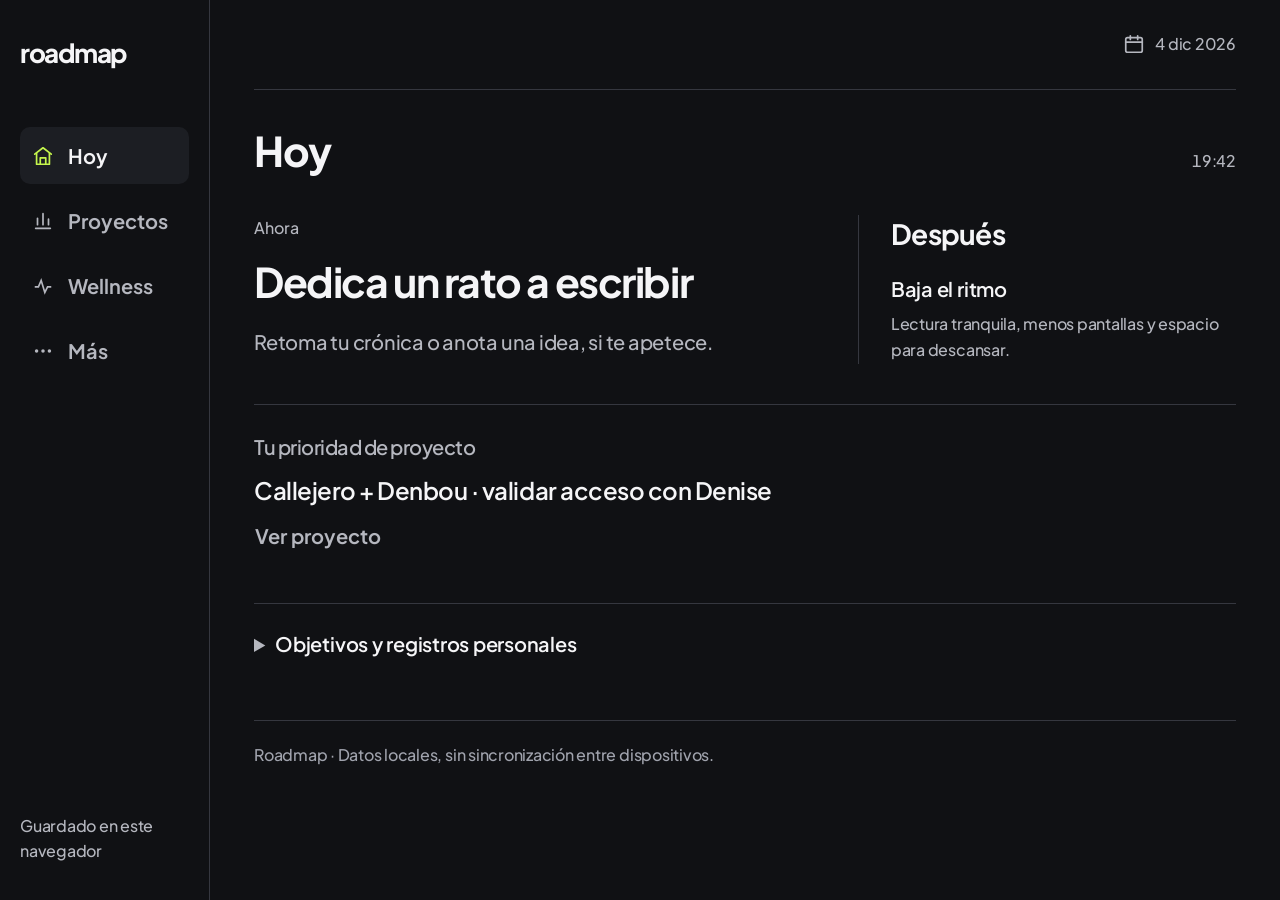
<file: index.html>
<!doctype html><html lang="es"><head><meta charset="utf-8"><meta name="viewport" content="width=device-width,initial-scale=1,viewport-fit=cover"><meta name="theme-color" content="#101114"><title>Roadmap · Hoy</title>
<link rel="preload" href="./fonts/plus-jakarta-sans-variable.ttf" as="font" type="font/ttf" crossorigin><link rel="stylesheet" href="./roadmap-3.css?v=20261108-intelligence-v1"></head><body><a class="skip-link" href="#mainContent">Ir al contenido</a><div id="saveStatus" class="save-status" role="status" aria-live="polite"></div><aside class="roadmap-side">
 <div class="sidebrand"><span class="sidebrand-name">roadmap</span></div>

 <nav class="side-nav" aria-label="Navegación principal"><button type="button" data-side-nav="hoy" class="active" aria-current="page"><svg class="roadmap-icon" viewBox="0 0 24 24" fill="none" stroke="currentColor" stroke-width="1.85" stroke-linecap="round" stroke-linejoin="round" aria-hidden="true" focusable="false"><path d="m3 10 9-7 9 7"/><path d="M5 9v12h14V9"/><path d="M9 21v-7h6v7"/></svg><span>Hoy</span></button><button type="button" data-side-nav="proyectos"><svg class="roadmap-icon" viewBox="0 0 24 24" fill="none" stroke="currentColor" stroke-width="1.85" stroke-linecap="round" stroke-linejoin="round" aria-hidden="true" focusable="false"><path d="M4 20h16"/><path d="M6 16V9M12 16V4M18 16v-6" stroke-linecap="round"/></svg><span>Proyectos</span></button><button type="button" data-side-nav="wellness"><svg class="roadmap-icon" viewBox="0 0 24 24" fill="none" stroke="currentColor" stroke-width="1.8" aria-hidden="true"><path d="M3 13h4l3-7 4 13 3-6h4"/></svg><span>Wellness</span></button><button type="button" data-side-nav="mas"><svg class="roadmap-icon" viewBox="0 0 24 24" fill="none" stroke="currentColor" stroke-width="1.85" stroke-linecap="round" stroke-linejoin="round" aria-hidden="true" focusable="false"><circle cx="5" cy="12" r="1"/><circle cx="12" cy="12" r="1"/><circle cx="19" cy="12" r="1"/></svg><span>Más</span></button></nav><p class="sidefoot">Guardado en este navegador</p>
 </aside><main class="shell" id="mainContent" tabindex="-1"><header class="top"><div class="brand"><span class="sidebrand-name">roadmap</span></div><span class="pill roadmap-date-pill"><svg class="roadmap-icon" viewBox="0 0 24 24" fill="none" stroke="currentColor" stroke-width="1.85" stroke-linecap="round" stroke-linejoin="round" aria-hidden="true"><rect x="3" y="5" width="18" height="16" rx="2"/><path d="M16 3v4M8 3v4M3 10h18"/></svg><span id="todayDate"></span></span></header><nav class="nav" id="tabs"><button class="active" data-tab="hoy">Hoy</button><button data-tab="semana">Semana</button><button data-tab="proyectos">Proyectos</button><button data-tab="revision">Revisión</button><button data-tab="wellness">Wellness</button><button data-tab="mas">Más</button></nav><section id="hoy" tabindex="-1">
 <header class="screen-heading today-heading"><h1>Hoy</h1><time id="directorTime"></time></header>
 <section id="dayCoach" class="day-coach" aria-label="Orientación para este momento"></section>
 <section id="homePriority" class="home-work" aria-labelledby="missionTitle"><h2 id="missionTitle">Tu prioridad de proyecto</h2><div id="priorityList"></div></section>
 <details id="personalRecords" class="personal-records"><summary>Objetivos y registros personales</summary><p>Todo lo que has guardado sigue aquí. Registrar avances es opcional.</p><div id="lifeIndicatorsV2"></div><details class="life-habits"><summary>Objetivos y registros anteriores</summary><div id="lifeTasks"></div></details><div id="lifeCards" class="hidden"></div></details>
 <div class="hidden" aria-hidden="true"><div id="careList"></div><span id="workCount"></span><div id="dayHeadline"></div><div id="dayReason"></div><div id="quickTasks"></div><div id="stats"></div></div>
</section><section id="semana" class="hidden"><div class="section"><h1>Esta semana</h1><span class="pill">Agenda orientativa</span></div><details class="card weekly-calendar"><summary>Calendario de la semana</summary><div class="weekdays" id="weekDays"></div><p class="mini muted">Fechas de referencia, no citas confirmadas.</p></details><div class="two" ><div class="card"><h2>Metas de la semana</h2><div id="weeklyTasks"></div></div><div class="card"><h2>Agenda base</h2><div class="focus"><h3>Al despertar</h3><p>Elegir 3 prioridades y revisar trabajo</p></div><div class="focus"><h3>Mañana</h3><p>Movimiento, comida y estudio cuando se pueda</p></div><div class="focus"><h3>Mediodía / noche</h3><p>Bloques de trabajo creativo y técnico</p></div><div class="focus"><h3>Domingo</h3><p>Revisión semanal y compras</p></div></div></div></section><section id="proyectos" class="hidden">
 <div class="section roadmap-project-heading">
  <div><h1>Proyectos</h1></div>
  <input id="filter" class="input search" placeholder="Buscar tarea..." aria-label="Buscar en proyectos">
 </div>
 <div id="projectDirectory" aria-label="Listado de proyectos"></div><button type="button" id="projectBack" class="text-link hidden">Volver a proyectos</button><div id="projects"></div>
 </section><section id="wellness" class="hidden"><header class="screen-heading"><h1>Wellness</h1></header><div id="wellnessSummary"></div><div id="wellnessHistory"></div><details class="wellness-method"><summary>Qué representan los anillos</summary><p>Registros voluntarios de hoy: desayuno y comida; cena cuando está registrada; movimiento y descanso. Un hueco significa que falta información, no que faltó el cuidado. No se calculan calorías, horas de sueño ni puntuaciones de salud.</p></details></section><section id="mas" class="hidden" aria-label="Más opciones">
  <header class="roadmap-more-head"><h1>Más</h1></header>
  <details id="assistantSettings" class="day-settings"><summary>Preferencias del asistente</summary>
   <form id="assistantPreferences" class="assistant-form">
    <label for="assistantTone">Tono<select id="assistantTone"><option value="warm">Cercano y sereno</option><option value="direct">Más directo</option></select></label>
    <label for="assistantRepeat">Pausa mínima entre sugerencias opcionales (minutos)<input id="assistantRepeat" type="number" min="30" max="10080" required></label>
    <div class="personal-settings-grid"><label for="restStart">Descanso desde (opcional)<input id="restStart" type="time"></label><label for="restEnd">Hasta<input id="restEnd" type="time"></label></div>
    <label class="preference-check"><input id="socialSuggestions" type="checkbox">Incluir sugerencias de vínculos personales</label>
    <button type="submit" class="btn">Guardar preferencias</button>
   </form><p id="assistantStatus" role="status"></p>
   <div class="assistant-actions"><button type="button" class="text-link" id="muteSuggestion">Silenciar esta sugerencia durante 24 horas</button><button type="button" class="text-link" id="resetMuted">Restablecer sugerencias silenciadas</button></div>
   <details class="decision-details"><summary>Por qué aparece la sugerencia actual</summary><div id="decisionExplanation"></div></details>
   <details id="privateContext"><summary>Contexto privado opcional</summary><div id="privateContextBody"></div></details>
  </details>
  <details id="daySettings" class="day-settings"><summary>Ajustar mi día</summary><div id="coachSettings"></div></details>
  <details class="director-method"><summary>Cómo decide Roadmap</summary><p>La hora orienta los cuidados; tus horarios guardados delimitan trabajo y traslados. Los proyectos conservan su prioridad actual. Cambiar de recomendación no confirma que hiciste la anterior. No se interpretan las notas como citas ni se consultan calendarios externos.</p></details>
  <div class="roadmap-more-grid">
    <button type="button" class="roadmap-more-tile" data-side-nav="semana">
      <svg class="roadmap-icon" viewBox="0 0 24 24" fill="none" stroke="currentColor" stroke-width="1.85" stroke-linecap="round" stroke-linejoin="round" aria-hidden="true" focusable="false"><rect x="3" y="5" width="18" height="16" rx="2"/><path d="M16 3v4M8 3v4M3 10h18"/><path d="m9 15 2 2 4-4"/></svg>
      <span><strong>Esta semana</strong><small>Metas y calendario</small></span>
      <svg class="roadmap-icon roadmap-more-arrow" viewBox="0 0 24 24" fill="none" stroke="currentColor" stroke-width="1.85" stroke-linecap="round" stroke-linejoin="round" aria-hidden="true"><path d="m9 18 6-6-6-6"/></svg>
    </button>
    <button type="button" class="roadmap-more-tile" data-side-nav="revision">
      <svg class="roadmap-icon" viewBox="0 0 24 24" fill="none" stroke="currentColor" stroke-width="1.85" stroke-linecap="round" stroke-linejoin="round" aria-hidden="true" focusable="false"><rect x="4" y="3" width="16" height="18" rx="2"/><path d="M8 8h8M8 12h8M8 16h5"/></svg>
      <span><strong>Revisión y respaldo</strong><small>Notas y respaldo JSON</small></span>
      <svg class="roadmap-icon roadmap-more-arrow" viewBox="0 0 24 24" fill="none" stroke="currentColor" stroke-width="1.85" stroke-linecap="round" stroke-linejoin="round" aria-hidden="true"><path d="m9 18 6-6-6-6"/></svg>
    </button>
  </div>
</section><section id="revision" class="hidden"><div class="section"><h1>Revisión y ajustes</h1></div><div class="two"><div class="card"><h2>Notas del día</h2><p class="mini muted">Avances, bloqueos y siguiente paso.</p><textarea id="dailyNote" class="input textarea" placeholder="Hoy avancé... / Mañana necesito..." aria-label="Nota diaria"></textarea><div class="review-actions"><button class="btn" id="copy">Copiar reporte</button><button class="btn alt" id="export">Exportar respaldo JSON</button><button class="btn ghost" id="importBackup" type="button">Importar respaldo</button><input id="backupFile" type="file" accept=".json,application/json" hidden></div><p id="copyStatus" class="mini muted" role="status"></p><p id="backupStatus" class="mini muted" role="status"></p></div><div class="card"><h2>Organización</h2><p class="mini">Revisa tus prioridades a diario y las metas cada domingo.</p><div class="note">Este archivo guarda tus checks y notas en el navegador del dispositivo. No sincroniza automáticamente con ChatGPT ni con otros equipos.</div></div></div><details class="card"><summary>Notas históricas y datos por aclarar</summary><p class="mini muted">Estas notas son referencias, no tareas terminadas.</p><div id="unknowns"></div></details><div class="section"><h2>Datos y privacidad</h2></div><div class="card"><p class="mini">El sitio y las tareas iniciales son públicos. Tus notas y marcas se guardan en este navegador; se comparten solo si exportas el respaldo.</p><button class="btn ghost" id="reset">Borrar mis checks y notas locales</button></div></section><div class="footer">Roadmap · Datos locales, sin sincronización entre dispositivos.</div></main><nav class="roadmap-bottom" aria-label="Navegación móvil"><button type="button" data-side-nav="hoy" class="active" aria-current="page"><svg class="roadmap-icon" viewBox="0 0 24 24" fill="none" stroke="currentColor" stroke-width="1.85" stroke-linecap="round" stroke-linejoin="round" aria-hidden="true" focusable="false"><path d="m3 10 9-7 9 7"/><path d="M5 9v12h14V9"/><path d="M9 21v-7h6v7"/></svg><span>Hoy</span></button><button type="button" data-side-nav="proyectos"><svg class="roadmap-icon" viewBox="0 0 24 24" fill="none" stroke="currentColor" stroke-width="1.85" stroke-linecap="round" stroke-linejoin="round" aria-hidden="true" focusable="false"><path d="M4 20h16"/><path d="M6 16V9M12 16V4M18 16v-6" stroke-linecap="round"/></svg><span>Proyectos</span></button><button type="button" data-side-nav="wellness"><svg class="roadmap-icon" viewBox="0 0 24 24" fill="none" stroke="currentColor" stroke-width="1.8" aria-hidden="true"><path d="M3 13h4l3-7 4 13 3-6h4"/></svg><span>Wellness</span></button><button type="button" data-side-nav="mas"><svg class="roadmap-icon" viewBox="0 0 24 24" fill="none" stroke="currentColor" stroke-width="1.85" stroke-linecap="round" stroke-linejoin="round" aria-hidden="true" focusable="false"><circle cx="5" cy="12" r="1"/><circle cx="12" cy="12" r="1"/><circle cx="19" cy="12" r="1"/></svg><span>Más</span></button></nav><script src="./wellness-model.js?v=20261108-intelligence-v1"></script><script src="./day-director.js?v=20261108-intelligence-v1"></script><script src="./intelligence/core.js?v=20261108-intelligence-v1"></script><script src="./intelligence/temporal-engine.js?v=20261108-intelligence-v1"></script><script src="./intelligence/essential-care-engine.js?v=20261108-intelligence-v1"></script><script src="./intelligence/relationship-engine.js?v=20261108-intelligence-v1"></script><script src="./intelligence/emotional-context-engine.js?v=20261108-intelligence-v1"></script><script src="./intelligence/project-director-engine.js?v=20261108-intelligence-v1"></script><script src="./intelligence/life-balance-engine.js?v=20261108-intelligence-v1"></script><script src="./intelligence/memory-and-preferences.js?v=20261108-intelligence-v1"></script><script src="./intelligence/recommendation-orchestrator.js?v=20261108-intelligence-v1"></script><script src="./intelligence-ui.js?v=20261108-intelligence-v1"></script><script src="./roadmap-3.js?v=20261108-intelligence-v1"></script></body></html>
</file>
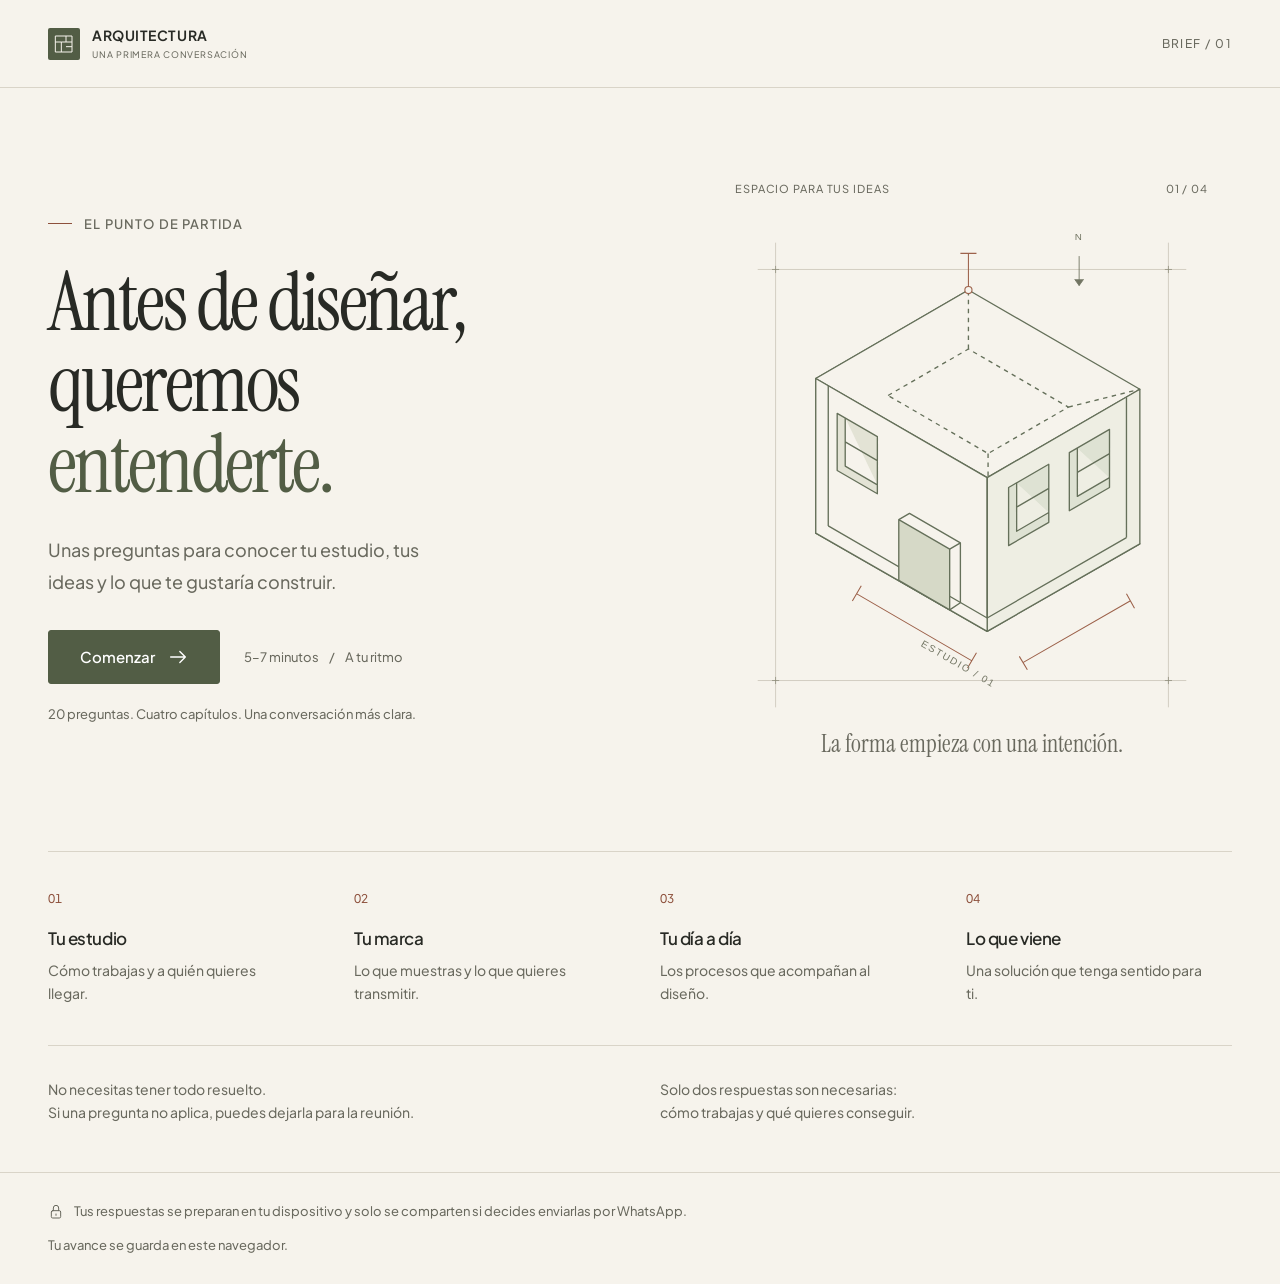
<file: brief-arquitectura/index.html>
<!doctype html>
<html lang="es-MX">
<head>
  <meta charset="utf-8">
  <meta name="viewport" content="width=device-width, initial-scale=1, viewport-fit=cover">
  <meta name="theme-color" content="#F6F3EC">
  <meta name="referrer" content="no-referrer">
  <meta name="description" content="Antes de diseñar, queremos entenderte. Un brief de arquitectura para conocer tu estudio, tus ideas y lo que te gustaría construir.">
  <title>Antes de diseñar · Brief de arquitectura</title>
  <link rel="icon" href="assets/mark.svg" type="image/svg+xml">
  <link rel="preload" href="assets/instrument-serif-regular.ttf" as="font" type="font/ttf" crossorigin>
  <link rel="preload" href="../fonts/plus-jakarta-sans-variable.ttf" as="font" type="font/ttf" crossorigin>
  <link rel="stylesheet" href="brief.css?v=1">
  <script src="model.js?v=1" defer></script>
  <script src="brief.js?v=1" defer></script>
</head>
<body>
  <a class="skip-link" href="#main">Saltar al contenido</a>
  <header id="header" class="site-header"></header>
  <div id="storage-status" class="storage-status" role="status" hidden></div>
  <main id="main" tabindex="-1"></main>
  <footer id="footer" class="site-footer"></footer>
  <div id="actions" class="action-bar"></div>
  <div id="announcement" class="announcement" role="status" aria-live="polite"></div>
  <dialog id="dialog" aria-labelledby="dialog-title"></dialog>
  <noscript>Activa JavaScript para responder este brief. No se requiere una cuenta; las respuestas se preparan en tu dispositivo.</noscript>
</body>
</html>
</file>
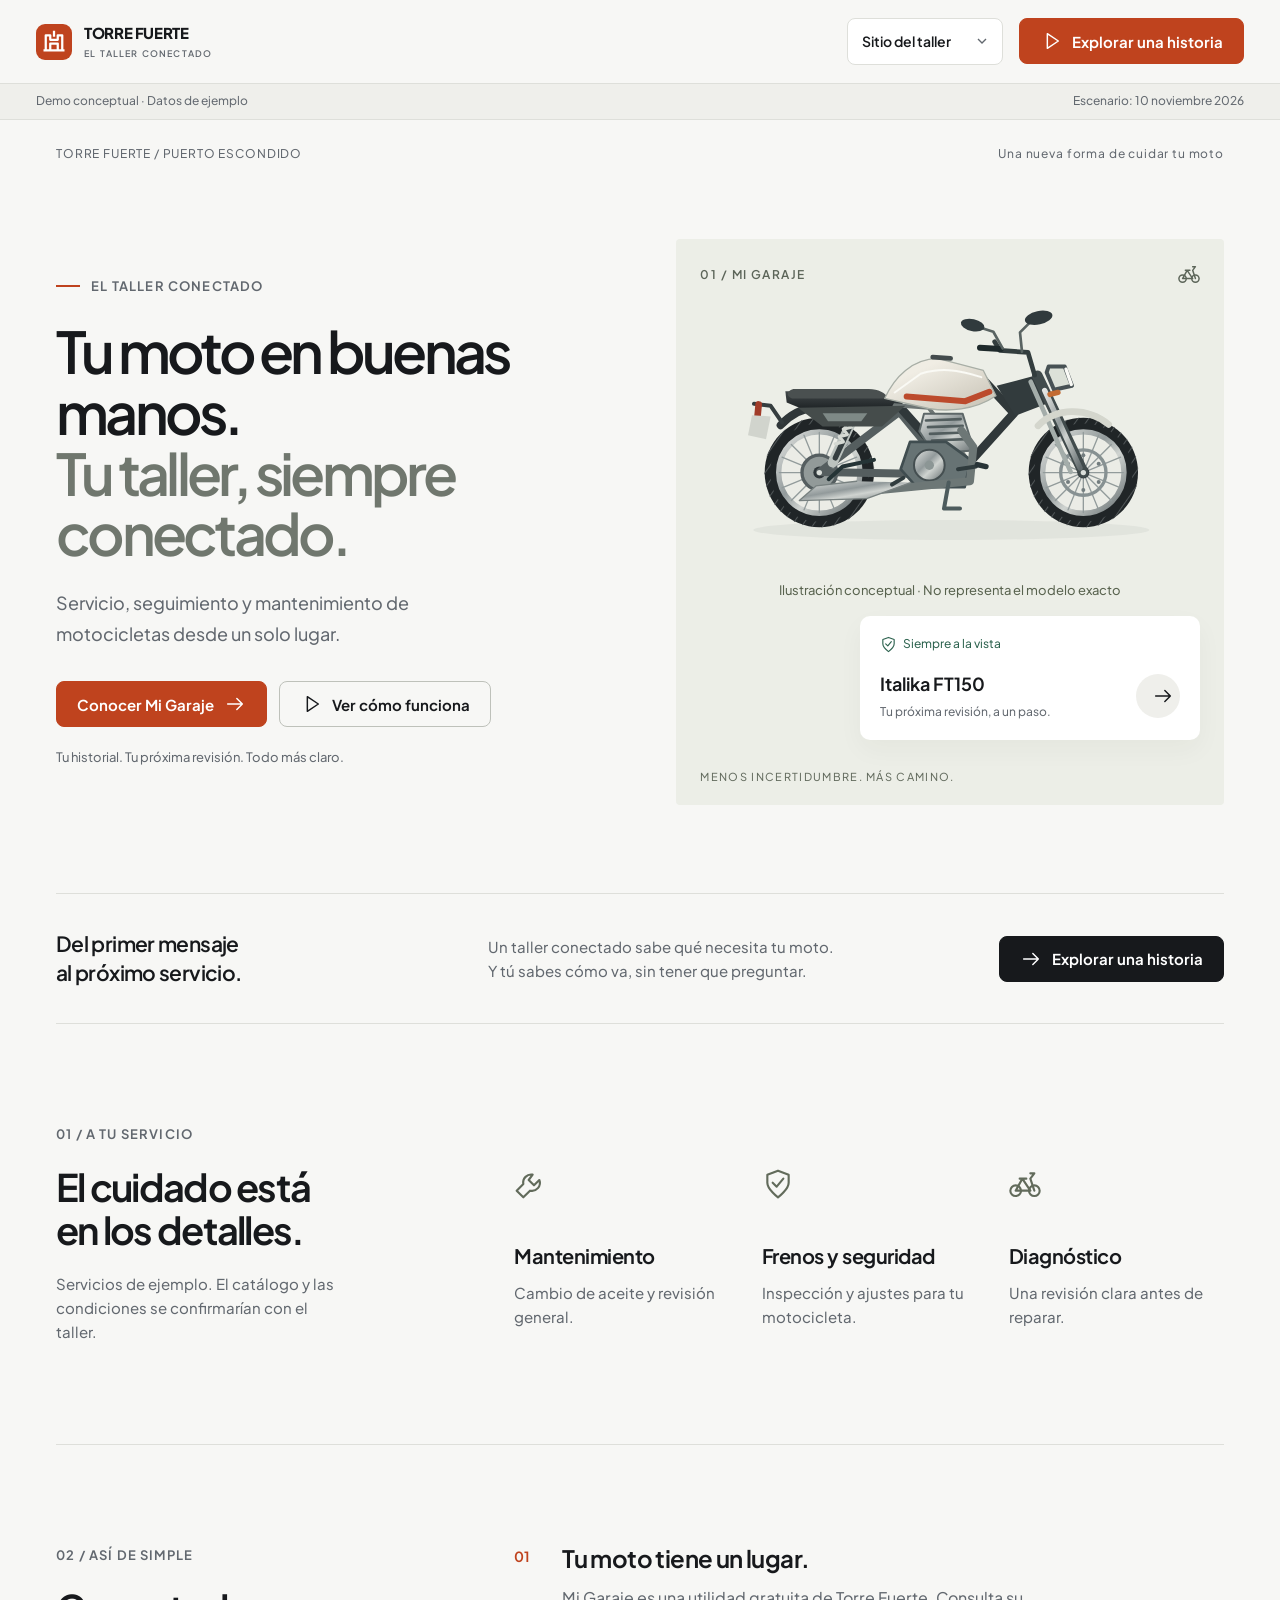
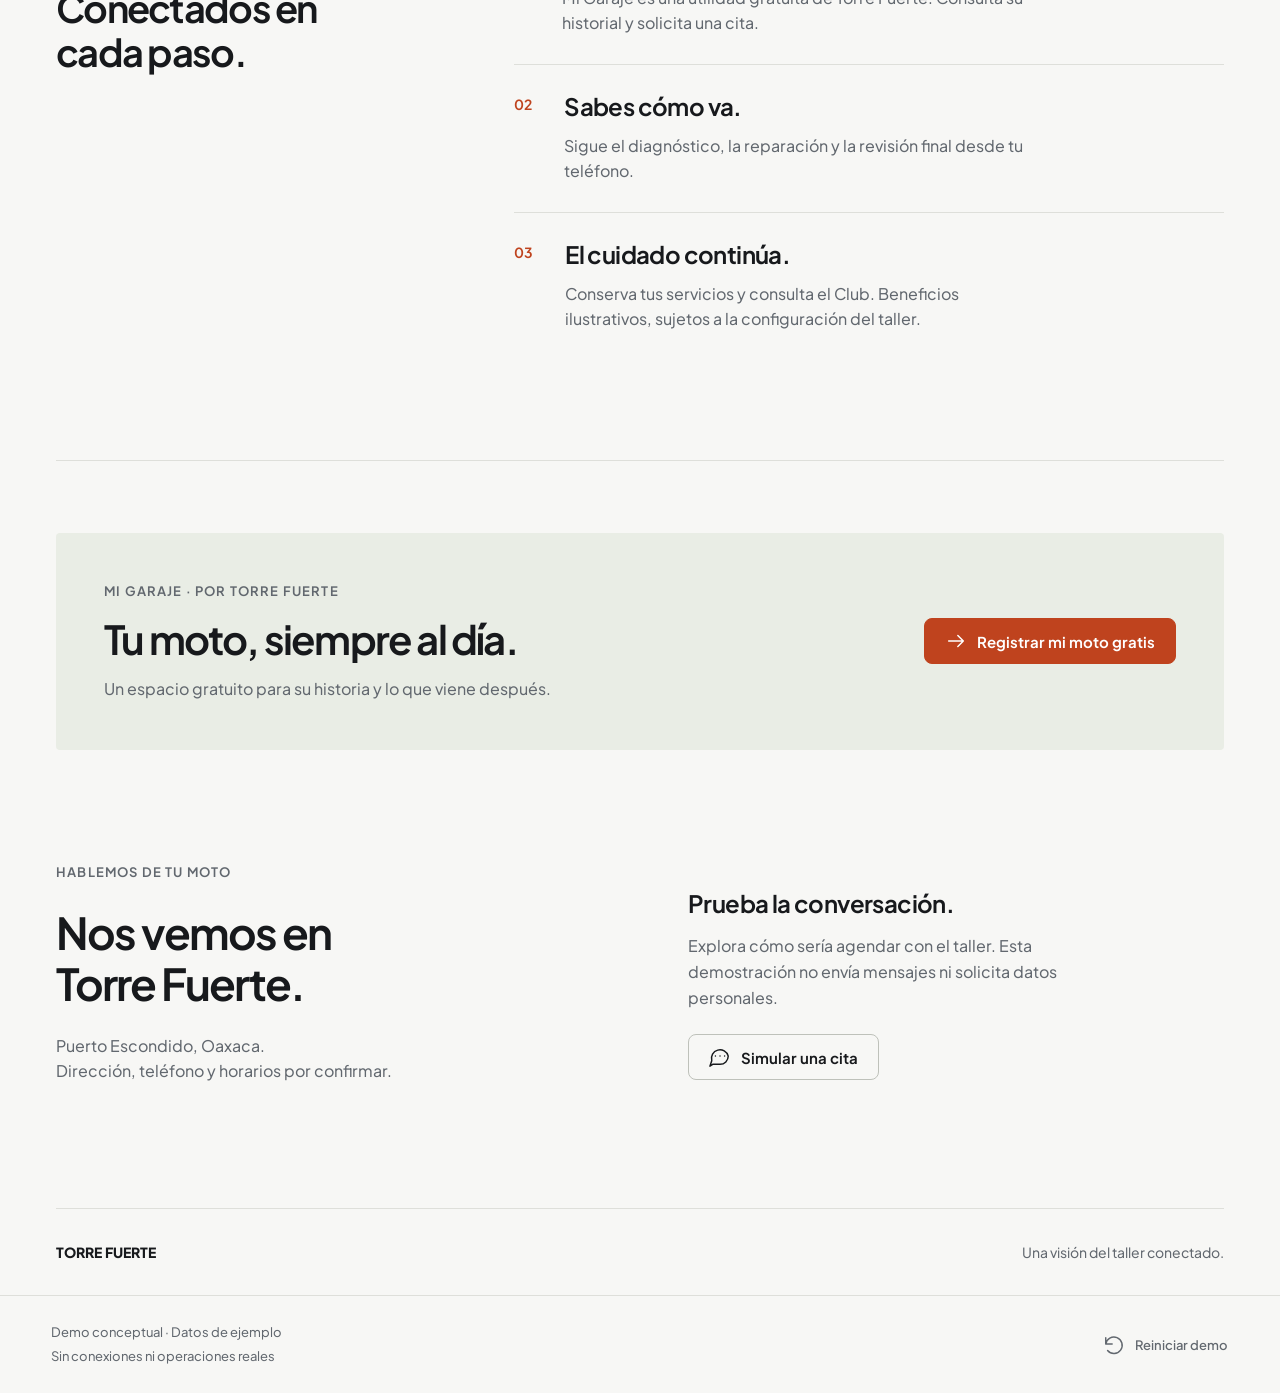
<file: torre-fuerte-demo/index.html>
<!doctype html>
<html lang="es-MX">
<head>
  <meta charset="utf-8">
  <meta name="viewport" content="width=device-width, initial-scale=1, viewport-fit=cover">
  <meta name="theme-color" content="#F7F7F5">
  <meta name="description" content="Demo conceptual de Torre Fuerte: el taller conectado. Mi Garaje, órdenes y seguimiento con datos de ejemplo.">
  <meta name="robots" content="noindex,nofollow">
  <title>Torre Fuerte · El taller conectado</title>
  <link rel="icon" type="image/svg+xml" href="assets/mark.svg">
  <link rel="preload" href="../fonts/plus-jakarta-sans-variable.ttf" as="font" type="font/ttf" crossorigin>
  <link rel="stylesheet" href="demo.css?v=1">
  <script src="model.js?v=1" defer></script>
  <script src="demo.js?v=1" defer></script>
</head>
<body>
  <a class="skip-link" href="#main">Saltar al contenido</a>
  <header id="topbar" class="topbar"></header>
  <div class="demo-ribbon"><span>Demo conceptual · Datos de ejemplo</span><span>Escenario: 10 noviembre 2026</span></div>
  <div id="layout"><aside id="sidebar"></aside><main id="main" tabindex="-1"></main></div>
  <nav id="mobile-nav" class="mobile-nav" aria-label="Navegación del taller"></nav>
  <aside id="story" class="story" aria-label="Recorrido de presentación" hidden></aside>
  <footer class="demo-legend">Demo conceptual · Datos de ejemplo <span>Sin conexiones ni operaciones reales</span></footer>
  <div id="toast" class="toast" role="status" aria-live="polite"></div>
  <dialog id="dialog" aria-labelledby="dialog-title"></dialog>
  <noscript>Esta demostración necesita JavaScript. Todos sus datos son ficticios y se procesan solo en esta pestaña.</noscript>
</body>
</html>
</file>
<file: roadmap-3.css>
/* Roadmap · calm operating system. One stylesheet, one type scale.
   Denbou reference: colors, local Plus Jakarta Sans, clear controls and spacing.
   Surfaces are used once per functional area; nested content stays on that plane. */
@font-face{
 font-family:'Plus Jakarta Sans';font-style:normal;font-weight:200 800;font-display:swap;
 src:url('./fonts/plus-jakarta-sans-variable.ttf') format('truetype');
}
:root{
 color-scheme:dark;
 --font:'Plus Jakarta Sans',-apple-system,BlinkMacSystemFont,'Segoe UI',sans-serif;
 --bg:#101114;--surface:#1C1E23;--surface-alt:#26292F;
 --ink:#F5F5F7;--muted:#B5B7BF;--faint:#A0A3AD;--border:#35373F;
 --accent:#C4F54C;--accent-wash:#202619;--danger:#FF93A5;--info:#74DCEB;
 --radius:12px;--space:24px;--fast:180ms;--ease:cubic-bezier(.22,1,.36,1);
 --type-body:18px;--type-small:16px;--type-section:26px;--type-title:clamp(36px,3.2vw,48px);
}
*,*::before,*::after{box-sizing:border-box}
html{background:var(--bg);color:var(--ink);min-width:320px;scroll-padding-block:24px}
body{margin:0;font:500 var(--type-body)/1.65 var(--font);letter-spacing:-.012em;display:grid;grid-template-columns:210px minmax(0,1fr);min-height:100dvh}
button,input,textarea,select{font:inherit;color:inherit}
button{cursor:pointer}button:disabled{opacity:.5;cursor:not-allowed}
button,input,textarea,select,summary,a{touch-action:manipulation}
button,a,summary{-webkit-tap-highlight-color:transparent}
button:focus-visible,input:focus-visible,textarea:focus-visible,select:focus-visible,summary:focus-visible,a:focus-visible,[tabindex]:focus-visible{outline:3px solid var(--info);outline-offset:4px}
::selection{background:var(--accent);color:var(--bg)}
a{color:var(--accent)}
h1,h2,h3,h4,p{margin:0}h1,h2,h3,h4{color:var(--ink);text-wrap:balance}
h1{font-size:var(--type-title);line-height:1.2;letter-spacing:-.035em;font-weight:750}
h2{font-size:var(--type-section);line-height:1.35;letter-spacing:-.025em;font-weight:700}
h3,h4{font-size:var(--type-body);line-height:1.5;font-weight:650;letter-spacing:-.015em}
p{color:var(--muted);max-width:68ch}p+p{margin-top:12px}
small,.mini,.eyebrow{font-size:var(--type-small);line-height:1.65}
small{display:block;color:var(--muted);font-weight:500}
.eyebrow{color:var(--muted);font-weight:500;text-transform:none;letter-spacing:0}
.muted{color:var(--muted)}
.hidden,[hidden]{display:none!important}
.roadmap-icon{display:block;flex:none;width:22px;height:22px}
.skip-link{position:fixed;z-index:100;top:12px;left:12px;padding:12px 18px;background:var(--surface);border:1px solid var(--info);border-radius:8px;transform:translateY(-150%)}
.skip-link:focus{transform:none}
/* Desktop shell; reading width does not expand with the display. */
.roadmap-side{position:sticky;top:0;display:flex;flex-direction:column;height:100dvh;padding:36px 20px;border-right:1px solid var(--border)}
.sidebrand-name{font-weight:750;letter-spacing:-.05em;font-size:26px;line-height:1.3}
.side-nav{display:grid;gap:8px;margin-top:56px}
.side-nav button{display:flex;align-items:center;gap:14px;min-height:52px;border:0;border-radius:10px;background:transparent;padding:12px;text-align:left;color:var(--muted);font-weight:650}
.side-nav button.active{background:var(--surface);color:var(--ink)}
.side-nav button.active .roadmap-icon{color:var(--accent)}
.sidefoot{margin-top:auto;font-size:var(--type-small);line-height:1.6}
.shell{width:100%;max-width:1240px;min-width:0;margin:0 auto;padding:0 44px 48px}
.top{height:90px;display:flex;align-items:center;justify-content:flex-end;gap:16px;border-bottom:1px solid var(--border);margin-bottom:36px}
.brand{display:none}.roadmap-date-pill{display:flex;align-items:center;gap:10px;color:var(--muted);font-size:var(--type-small)}
.nav,.roadmap-bottom{display:none}
.screen-heading,.roadmap-project-heading,.roadmap-more-head{margin-bottom:28px}
.section,.section-head{display:flex;align-items:center;justify-content:space-between;flex-wrap:wrap;gap:12px;margin:28px 0 18px}
.section-head:first-child{margin-top:0}
.section h1,.screen-heading h1,.roadmap-more-head h1{margin-bottom:0}
.section h2{font-size:var(--type-section)}
.footer{font-size:var(--type-small);line-height:1.7;color:var(--faint);margin-top:48px;padding-top:20px;border-top:1px solid var(--border)}
/* Shared controls. A primary action is reserved for the current recommendation. */
.btn,.text-link{display:inline-flex;align-items:center;justify-content:center;gap:8px;min-height:48px;min-width:48px;padding:10px 16px;background:var(--surface-alt);border:1px solid var(--border);border-radius:10px;font-size:var(--type-body);font-weight:650;text-decoration:none;transition:background-color var(--fast) var(--ease),border-color var(--fast) var(--ease)}
.btn.ghost,.text-link{background:transparent;color:var(--muted);border-color:transparent;padding-inline:0}
.btn.ghost{padding-inline:12px}
.btn.primary{background:var(--accent);border-color:var(--accent);color:#161B0C}
.input,input[type=time]{width:100%;min-height:48px;padding:11px 14px;background:var(--bg);border:1px solid #62656F;border-radius:10px;font-size:var(--type-body);color:var(--ink);min-width:0}
.input::placeholder{color:var(--faint)}
textarea.input{min-height:160px;resize:vertical;line-height:1.7}
input[type=checkbox]{width:24px;height:24px;flex:none;accent-color:var(--accent);margin:2px 0 0;cursor:pointer}
input[type=range]{width:100%;display:block;min-height:48px;accent-color:var(--accent);margin:8px 0 0;cursor:pointer}
summary{cursor:pointer;min-height:48px;padding:12px 0;color:var(--ink);font-size:var(--type-body);line-height:1.6;font-weight:600}
summary::marker{color:var(--muted)}
details[open]>summary{margin-bottom:12px}
details>p{font-size:var(--type-small);margin-bottom:16px}
/* Today: one recommendation, two next steps, and a secondary professional priority. */
.today-heading{display:flex;align-items:baseline;justify-content:space-between;gap:20px}
.today-heading time{font-size:var(--type-small);color:var(--muted);font-variant-numeric:tabular-nums}
.day-coach{display:grid;grid-template-columns:minmax(0,1.25fr) minmax(0,.85fr);gap:40px 48px;align-items:start;margin-top:40px}
.director-now{min-width:0}.director-now h2{font-size:clamp(32px,3.2vw,44px);line-height:1.25;letter-spacing:-.035em;margin:14px 0 18px;font-weight:700;max-width:22ch}
.director-now>p:last-of-type{font-size:var(--type-body);max-width:44ch;line-height:1.7}
.director-next{border-left:1px solid var(--border);padding-left:32px;min-width:0}
.director-next h2{font-size:var(--type-section);margin:0 0 20px}
.director-next ol{padding:0;margin:0;list-style:none;display:grid;gap:24px}
.director-next strong{font-size:var(--type-body);font-weight:600;line-height:1.6;display:block}
.director-next li p{font-size:var(--type-small);margin-top:6px}
.director-context{font-size:var(--type-small);border-top:1px solid var(--border);padding-top:20px;margin-top:24px}
.home-work{padding-top:28px;margin-top:40px;border-top:1px solid var(--border);max-width:none}
.home-work h2{font-size:var(--type-body);color:var(--muted);font-weight:550;margin-bottom:12px}
.priority-name{font-size:24px;color:var(--ink);max-width:52ch;line-height:1.5;font-weight:600;letter-spacing:-.02em}
.personal-records{margin-top:40px;padding-top:12px;border-top:1px solid var(--border)}
.personal-records>p{font-size:var(--type-small);margin:10px 0 24px}.personal-records #lifeIndicatorsV2{margin-top:24px}.legacy-goal{margin:24px 0 32px}.legacy-goal>p{font-size:var(--type-small);margin-top:8px}
.day-settings,.director-method{border-top:1px solid var(--border);padding-top:8px;margin-bottom:24px}
#coachSettings>p{font-size:var(--type-small);margin:12px 0 24px}
.personal-settings-grid{display:grid;grid-template-columns:repeat(2,minmax(0,1fr));gap:24px 32px;margin:24px 0}
.personal-setting{display:flex;justify-content:space-between;align-items:center;flex-wrap:wrap;gap:12px;margin-bottom:20px;min-width:0}
.personal-setting input{width:100%;min-height:48px;font-size:var(--type-body);padding:10px 12px;background:var(--bg);border:1px solid #62656F;border-radius:10px;min-width:0}
.personal-setting label{width:100%}.coach-shift-choices{display:flex;flex-wrap:wrap;gap:8px}
.coach-shift-choices button{background:transparent;border:1px solid #62656F;border-radius:8px;min-width:48px;min-height:48px;padding:10px 16px;font-size:var(--type-body)}
.coach-shift-choices button[aria-pressed=true]{color:var(--accent);border-color:var(--accent);background:var(--accent-wash)}
.task,.rv3-check{display:flex;align-items:flex-start;gap:14px;min-height:56px;padding:16px 0;border-bottom:1px solid var(--border);cursor:pointer;font-size:var(--type-body);line-height:1.6}
.task:last-child{border-bottom:0}
.task>span{min-width:0}.task b{display:block;font-size:var(--type-body);font-weight:600;line-height:1.6;overflow-wrap:anywhere}
.task small{margin-top:4px;font-size:var(--type-small);overflow-wrap:anywhere}
.task.done b{color:var(--muted);text-decoration:line-through;text-decoration-thickness:1px}
.task input:focus-visible{outline-offset:6px}
.plan-plain{padding:16px 0;display:flex;gap:12px}.plan-plain .plan-symbol{display:none}.plan-plain b{display:block;font-size:var(--type-body);font-weight:600}.plan-plain small{margin-top:6px}
.more-priorities{margin-top:8px}.more-priorities>summary{color:var(--muted)}
/* Project directory and individual detail share a clear typographic hierarchy. */
.roadmap-project-heading{display:flex;align-items:center;justify-content:space-between;gap:24px;flex-wrap:wrap}
.search{width:300px;max-width:100%}
#portfolioV2{margin-bottom:28px;max-width:760px;padding:0;border:0;background:transparent}
.portfolio-summary{display:flex;justify-content:space-between;gap:16px;align-items:baseline;font-size:var(--type-body)}
.portfolio-summary>span{color:var(--muted)}.portfolio-summary>strong{font-size:var(--type-body);font-weight:600}
#portfolioV2 details{margin-top:4px}#portfolioV2 summary{font-size:var(--type-small);color:var(--muted)}
#projectDirectory{margin-top:20px}
.project-row{display:grid;grid-template-columns:minmax(0,1fr) auto 22px;align-items:center;gap:24px;width:100%;padding:24px 0;min-height:104px;border:0;border-top:1px solid var(--border);background:transparent;text-align:left;color:var(--ink)}
.project-row>span:first-child{flex:1;min-width:0}
.project-row strong{display:block;font-size:var(--type-section);line-height:1.4;font-weight:650;letter-spacing:-.025em;overflow-wrap:anywhere}
.project-row small{font-size:var(--type-small);margin-top:4px}
.project-row-progress{text-align:right;font-size:var(--type-body);font-variant-numeric:tabular-nums;flex:none}
.project-row>.roadmap-icon{color:var(--muted)}
#projectBack{margin-bottom:20px}
#projects{min-width:0}
.rv2-project{padding:0;border:0;background:transparent;min-width:0;scroll-margin-top:24px}
.rv2-project-head{display:flex;justify-content:space-between;align-items:flex-start;gap:24px;margin-bottom:24px}
.rv2-project-head>div{min-width:0;flex:1}.rv2-project-head h1{font-size:36px;margin:6px 0 10px;line-height:1.3;overflow-wrap:anywhere}
.rv2-project-head p{font-size:var(--type-body)}.rv2-percent{font-size:var(--type-section);font-weight:650;font-variant-numeric:tabular-nums;line-height:1.4;flex:none;padding-top:28px}
.project-current{display:grid;grid-template-columns:1fr 1.3fr;gap:24px;padding:24px 0;border-block:1px solid var(--border);margin-bottom:20px}
.project-current small{margin-bottom:8px}.project-current b{font-size:var(--type-body);line-height:1.6;font-weight:550;display:block}
.rv2-counter,.rv2-reference,.rv3-roadmap-disclaimer,.rv3-roadmap-feedback{color:var(--muted);font-size:var(--type-small);margin:16px 0;max-width:68ch}
.rv2-reference b{font-weight:600}.rv2-next{display:grid;gap:8px;padding:24px 0;border-block:1px solid var(--border);margin:20px 0}.rv2-next strong{font-size:var(--type-body);font-weight:650}.rv2-next p{font-size:var(--type-body);margin:0 0 12px}
.rv3-roadmap-actions,.review-actions{display:flex;flex-wrap:wrap;gap:10px 12px;margin:16px 0}
.rv3-roadmap-advanced,.rv3-roadmap-old,.rv2-stages{border-top:1px solid var(--border);margin-top:24px;padding-top:8px}
.rv3-roadmap-list{margin-top:32px}.rv3-roadmap-list>summary{font-size:var(--type-section);font-weight:650;letter-spacing:-.025em}
.rv3-workstream{padding:12px 0;border-top:1px solid var(--border);margin-top:16px}
.rv3-workstream>summary{display:flex;justify-content:space-between;align-items:center;gap:16px;font-size:20px;font-weight:650}
.rv3-workstream>summary strong{font-size:var(--type-body);font-weight:550;color:var(--muted);font-variant-numeric:tabular-nums}
.rv3-workstream-detail{margin-top:8px;padding-left:20px;border-left:1px solid var(--border)}
.rv3-roadmap-stage,.rv2-stage,.rv3-old-project{padding:8px 0;border-top:1px solid var(--border)}
.rv3-roadmap-stage>summary,.rv2-stage>summary{display:flex;align-items:center;gap:12px;justify-content:space-between;list-style:none;min-height:60px}
.rv3-roadmap-stage>summary::-webkit-details-marker,.rv2-stage>summary::-webkit-details-marker{display:none}
.rv3-roadmap-stage-name,.rv2-stage>summary>span{min-width:0;flex:1;display:block}.rv3-roadmap-stage-name b,.rv2-stage>summary b{font-size:var(--type-body);font-weight:600;display:block;line-height:1.6}.rv3-roadmap-stage-name small,.rv2-stage>summary small{font-size:var(--type-small);margin-top:3px}
.rv3-roadmap-ord{font-size:var(--type-small);color:var(--faint);flex:none;font-variant-numeric:tabular-nums}
.rv3-roadmap-stage>summary>strong,.rv2-stage>summary>strong{font-size:var(--type-body);color:var(--muted);font-weight:550;flex:none;font-variant-numeric:tabular-nums}
.rv3-roadmap-arrow{color:var(--muted);transition:transform var(--fast) var(--ease);display:block}.rv3-roadmap-arrow .roadmap-icon{width:18px;height:18px}.rv3-roadmap-stage[open] .rv3-roadmap-arrow{transform:rotate(180deg)}
.rv3-roadmap-stage-body>p{font-size:var(--type-small);margin:12px 0 20px}
.rv3-roadmap-task{padding:18px 0;border-top:1px solid var(--border)}
.rv3-roadmap-task-row{display:flex;align-items:baseline;justify-content:space-between;gap:16px;font-size:var(--type-body)}.rv3-roadmap-task-row label{flex:1;min-width:0;line-height:1.6}.rv3-roadmap-task-row strong{font-size:var(--type-body);font-variant-numeric:tabular-nums;font-weight:550;color:var(--muted);flex:none}
.rv3-roadmap-range-caption{display:flex;justify-content:space-between;gap:16px;color:var(--muted);font-size:var(--type-small)}
/* Life and administration: unboxed rows on the same background. */
#lifeIndicatorsV2{display:grid;grid-template-columns:1fr 1fr;gap:40px;margin-bottom:40px}
.life-section h2,.life-habits h2{margin-bottom:12px}
.life-habits{padding-top:28px;border-top:1px solid var(--border);max-width:780px}
.roadmap-more-grid{display:grid;gap:0;max-width:780px}
.roadmap-more-tile{display:flex;align-items:center;gap:20px;min-height:96px;padding:20px 0;border:0;border-top:1px solid var(--border);background:transparent;text-align:left;width:100%}
.roadmap-more-tile>span{flex:1;min-width:0}.roadmap-more-tile strong{display:block;font-size:20px;font-weight:600}.roadmap-more-tile small{font-size:var(--type-small);margin-top:4px}.roadmap-more-tile>.roadmap-icon{color:var(--muted)}
.two{display:grid;grid-template-columns:minmax(0,1fr) minmax(0,1fr);gap:40px}
.card{background:transparent;border:0;border-radius:0;padding:0;min-width:0}
.card h2{margin-bottom:16px}.card>p{margin-bottom:18px}
.note{color:var(--muted);font-size:var(--type-small);margin-top:20px}
#revision>details{margin-top:28px;padding-top:12px;border-top:1px solid var(--border)}
#revision .section{margin-top:40px}
#reset{color:var(--danger)}
.checkline{padding:16px 0;border-bottom:1px solid var(--border);display:flex;align-items:baseline;gap:14px;flex-wrap:wrap}
.pill,.tag{color:var(--muted);font-size:var(--type-small);background:transparent;padding:0;border:0}
.weekdays{display:grid;grid-template-columns:repeat(7,minmax(0,1fr));gap:8px;margin:16px 0}
.day{padding:12px 4px;text-align:center;border-bottom:1px solid var(--border);font-size:var(--type-small);border-radius:4px}.day strong{display:block;font-size:var(--type-body);font-variant-numeric:tabular-nums}.day .muted{font-size:var(--type-small)}
.weekly-calendar{margin-bottom:24px}
.focus{padding:16px 0;border-bottom:1px solid var(--border)}.focus:first-of-type{padding-top:0}.focus p{font-size:var(--type-body);margin-top:5px}
/* Saving errors remain visible until resolved; successes do not obstruct controls. */
.save-status{position:fixed;z-index:80;left:50%;bottom:20px;transform:translateX(-50%);max-width:calc(100% - 32px);width:max-content;pointer-events:none;font-size:var(--type-small);line-height:1.6;border-radius:10px}
.save-status.is-saved{padding:12px 18px;background:var(--surface-alt);color:var(--ink);border:1px solid var(--border);animation:save-feedback 3s both}
.save-status.is-error{padding:14px 18px;background:#492330;color:#FFE6ED;border:1px solid #BA657A;pointer-events:auto}
@keyframes save-feedback{0%,75%{opacity:1}100%{opacity:0}}
@media(hover:hover){.side-nav button:hover,.roadmap-more-tile:hover,.project-row:hover{background:var(--surface)}.btn:hover,.coach-shift-choices button:hover{border-color:var(--muted)}.text-link:hover{color:var(--ink)}.task:hover b{color:var(--ink)}}
button:active:not(:disabled){background-color:var(--surface-alt)}
@media(min-width:1101px){:root{--type-body:20px;--type-section:28px}}
@media(max-width:1100px){body{grid-template-columns:180px minmax(0,1fr)}.shell{padding-inline:28px}.roadmap-side{padding-inline:16px}}
@media(max-width:900px){.day-coach{grid-template-columns:1fr;gap:28px}.director-next{border-left:0;border-top:1px solid var(--border);padding:24px 0 0}.director-next ol{gap:20px}#lifeIndicatorsV2,.two{grid-template-columns:1fr;gap:32px}.project-current{grid-template-columns:1fr;gap:24px}}
@media(max-width:780px){
 body{display:block}.roadmap-side{display:none}.shell{padding:0 20px calc(112px + env(safe-area-inset-bottom,0px))}.top{height:76px;margin-bottom:28px;justify-content:space-between}.brand{display:block}.sidebrand-name{font-size:var(--type-section)}.roadmap-date-pill{gap:8px;font-size:var(--type-small)}.roadmap-date-pill .roadmap-icon{width:18px;height:18px}
 .screen-heading,.roadmap-project-heading,.roadmap-more-head{margin-bottom:24px}.day-coach{margin-top:28px}.director-now h2{font-size:32px}.home-work{margin-top:28px;padding-top:24px}.priority-name{font-size:22px}.personal-settings-grid{grid-template-columns:1fr;gap:8px}
 .roadmap-bottom{position:fixed;z-index:60;bottom:0;left:0;right:0;display:grid;grid-template-columns:repeat(4,minmax(0,1fr));padding:8px 8px calc(8px + env(safe-area-inset-bottom,0px));background:var(--bg);border-top:1px solid var(--border)}
 .roadmap-bottom button{display:flex;flex-direction:column;align-items:center;justify-content:center;gap:4px;min-height:60px;padding:4px 0;background:transparent;border:0;border-radius:8px;color:var(--muted);font-size:clamp(14px,4vw,16px);font-weight:600;line-height:1.4}.roadmap-bottom button.active{color:var(--ink);background:var(--surface)}.roadmap-bottom button.active .roadmap-icon{color:var(--accent)}.roadmap-bottom button .roadmap-icon{width:22px;height:22px}
 .search{width:100%}.roadmap-project-heading{gap:20px}.project-row{gap:12px;padding:22px 0}.project-row strong{font-size:var(--type-section)}.project-row .roadmap-icon{width:18px;height:18px}.rv2-project-head{gap:16px}.rv2-project-head h1{font-size:36px}.rv2-percent{font-size:22px;padding-top:30px}.rv3-workstream-detail{padding-left:12px}.rv3-roadmap-stage>summary{gap:8px}.rv3-roadmap-ord{display:none}.rv3-roadmap-actions{flex-direction:column;align-items:flex-start}.review-actions{gap:8px;align-items:flex-start;flex-direction:column}.save-status{bottom:96px}.footer{margin-top:36px}.weekdays{gap:2px}.day{padding:10px 2px}.two{gap:32px}
}
@media(max-width:360px){.shell{padding-inline:16px}.rv2-project-head{flex-wrap:wrap}.rv2-percent{padding-top:0}.project-row{gap:10px}.project-row strong{font-size:22px}}
@media(prefers-reduced-motion:reduce){*,*::before,*::after{animation:none!important;transition:none!important;scroll-behavior:auto!important}.save-status.is-saved{display:none}}

.rv2-percent>strong{font-size:inherit;font-weight:inherit}.rv2-percent>small{font-size:var(--type-small);text-align:right;margin-top:4px}

/* Restored progress is meaningful only when a value is known. */
.progress-track{height:6px;background:#34383E;border-radius:8px;overflow:hidden;margin:14px 0 20px;min-width:0;width:100%}
.progress-track>span{display:block;height:100%;background:var(--accent);border-radius:inherit;transition:width var(--fast) var(--ease)}
.unknown-progress{display:block;font-size:var(--type-small);color:var(--muted);margin:12px 0}
.directory-track{grid-column:1/-1;grid-row:2}.directory-track .progress-track{margin:0 0 4px}.project-row>.roadmap-icon{grid-column:3;grid-row:1}.project-row>span:first-child{grid-column:1;grid-row:1}.project-row-progress{grid-column:2;grid-row:1}
.wellness-metrics{display:grid;grid-template-columns:repeat(3,minmax(0,1fr));gap:32px;margin:36px 0 48px}
.wellness-metric{display:flex;flex-direction:column;align-items:flex-start;gap:18px;min-width:0}.wellness-metric svg{width:140px;height:140px;flex:none}.wellness-metric h2{font-size:24px;margin-bottom:8px}.wellness-metric p,.wellness-metric small{font-size:var(--type-small)}
.wellness-track{stroke:#34383E;stroke-width:9;fill:none}.wellness-ring{fill:none;stroke-width:9;stroke-linecap:round;transform:rotate(-90deg);transform-origin:55px 55px}
#wellnessHistory{border-top:1px solid var(--border);padding-top:16px}.period-control{display:flex;gap:12px;align-items:center;font-size:var(--type-small)}.period-control select{min-height:48px;border:1px solid #62656F;padding:8px 12px;background:var(--bg);border-radius:8px;font-size:var(--type-body)}
.wellness-chart svg{display:block;width:100%;height:190px;overflow:visible}.chart-guide{fill:none;stroke:var(--border);stroke-width:1}.chart-dates{display:flex;justify-content:space-between;font-size:var(--type-small);color:var(--muted);margin-top:8px}.chart-legend{display:flex;flex-wrap:wrap;gap:12px 24px;margin:20px 0;font-size:var(--type-small)}.chart-legend span{display:flex;align-items:center;gap:8px}.chart-legend i{width:10px;height:10px;border-radius:50%;display:block}
.wellness-empty{padding:16px 0 24px}.wellness-values ul{list-style:none;margin:0;padding:0}.wellness-values li{display:grid;grid-template-columns:repeat(4,minmax(0,1fr));gap:12px;padding:16px 0;border-top:1px solid var(--border);font-size:var(--type-small)}.wellness-values span{color:var(--muted)}.wellness-method{margin-top:24px}
@media(max-width:780px){.wellness-metrics{grid-template-columns:1fr;gap:24px;margin-block:28px}.wellness-metric{flex-direction:row;align-items:center;gap:20px}.wellness-metric svg{width:84px;height:84px}.wellness-metric h2{font-size:24px}.wellness-values li{grid-template-columns:1fr}.personal-records{margin-top:28px}.project-row{gap:16px 12px}.wellness-chart svg{height:160px}}
.project-evidence{border-top:1px solid var(--border);margin-top:24px;padding-top:8px}.project-evidence ul{list-style:none;margin:0;padding:0}.project-evidence li{padding:16px 0;border-bottom:1px solid var(--border)}.project-evidence strong{font-size:var(--type-body);font-weight:550;line-height:1.7}.project-evidence small{margin-top:6px}
/* Assistant preferences remain secondary; private context is inserted only on explicit opening. */
.assistant-form{display:grid;gap:20px;max-width:800px;margin:20px 0 28px}.assistant-form>label,.assistant-form .personal-settings-grid>label{display:grid;gap:8px;font-size:var(--type-body);min-width:0}.assistant-form input:not([type=checkbox]),.assistant-form select,.assistant-form textarea{width:100%;min-width:0;min-height:48px;border:1px solid #62656F;border-radius:10px;padding:10px 12px;background:var(--bg);font-size:var(--type-body)}.assistant-form textarea{min-height:120px;resize:vertical;line-height:1.7}.assistant-form .preference-check{display:flex;align-items:flex-start;gap:14px;min-height:48px;padding-block:10px}.assistant-form .preference-check input{margin-top:4px}.assistant-form .btn{justify-self:start}.assistant-form .personal-settings-grid{margin:0}.assistant-form>p,#assistantStatus{font-size:var(--type-small);max-width:65ch}.assistant-actions{display:flex;flex-wrap:wrap;gap:12px 24px;margin:20px 0 28px}.assistant-actions .text-link{text-align:left;justify-content:flex-start}.decision-details,#privateContext{border-top:1px solid var(--border);padding-top:8px;margin-top:20px}#privateContextBody>p{margin:12px 0 24px;font-size:var(--type-small)}.private-section{padding-top:20px;margin-top:28px;border-top:1px solid var(--border)}.private-section h3{font-size:24px}.private-entry{padding:18px 0;border-top:1px solid var(--border)}.private-entry p{font-size:var(--type-small);margin-top:6px}.private-entry .text-link{margin-right:24px}.private-records{list-style:none;padding:0;margin:20px 0}.private-records li{display:flex;align-items:center;justify-content:space-between;flex-wrap:wrap;gap:12px;padding:14px 0;border-top:1px solid var(--border);font-size:var(--type-small);overflow-wrap:anywhere}.private-records .text-link{font-size:var(--type-small)}
@media(max-width:780px){.assistant-actions{flex-direction:column;align-items:flex-start}.assistant-form .personal-settings-grid{gap:20px}}
.day-coach.director-single{grid-template-columns:1fr}
</file>
<file: brief-arquitectura/brief.css>
@font-face {
  font-family: 'Instrument Serif';
  src: url('assets/instrument-serif-regular.ttf') format('truetype');
  font-weight: 400;
  font-style: normal;
  font-display: swap;
}
@font-face {
  font-family: Jakarta;
  src: url('../fonts/plus-jakarta-sans-variable.ttf') format('truetype');
  font-weight: 200 800;
  font-style: normal;
  font-display: swap;
}
:root {
  --paper: #f6f3ec;
  --ink: #282a25;
  --muted: #69695e;
  --olive: #525d45;
  --olive-dark: #3d4933;
  --olive-soft: #e8ebdf;
  --terra: #8d503c;
  --line: #d9d4c8;
  --error: #903c2e;
  --serif: 'Instrument Serif', Georgia, serif;
  --sans: Jakarta, system-ui, sans-serif;
  --header-height: 88px;
  font-family: var(--sans);
  font-size: 16px;
  line-height: 1.65;
  font-weight: 450;
  color: var(--ink);
  background: var(--paper);
  font-synthesis: none;
}
* { box-sizing: border-box; }
body { margin: 0; padding: env(safe-area-inset-top) env(safe-area-inset-right) 0 env(safe-area-inset-left); }
button, input, textarea { font: inherit; }
button, a { touch-action: manipulation; -webkit-tap-highlight-color: transparent; }
button { cursor: pointer; color: inherit; }
a { color: inherit; text-decoration: none; }
img { display: block; max-width: 100%; height: auto; }
h1, h2, h3, p, figure, fieldset, legend, dl, dd, ol, ul { margin: 0; }
h1, h2 { font-family: var(--serif); font-weight: 400; letter-spacing: -.025em; line-height: 1.06; }
h1 { font-size: clamp(42px, 4.5vw, 64px); }
h2 { font-size: 38px; }
em { font-style: normal; color: var(--olive); }
p { max-width: 66ch; }
button, a, input, textarea, summary { outline-offset: 4px; }
:focus-visible { outline: 2px solid var(--terra); }
main:focus, h1:focus { outline: none; }
button:disabled { opacity: .5; cursor: default; }
[hidden] { display: none !important; }
.sr-only {
  position: absolute; width: 1px; height: 1px; padding: 0; margin: -1px;
  overflow: hidden; clip: rect(0,0,0,0); white-space: nowrap; border: 0;
}
.skip-link { position: fixed; left: 16px; top: 12px; z-index: 100; padding: 14px 20px; background: var(--ink); color: white; clip-path: inset(100%); }
.skip-link:focus { clip-path: none; }
.icon { width: 22px; height: 22px; flex: 0 0 22px; vertical-align: middle; }
.eyebrow { color: var(--muted); font-size: 13px; font-weight: 550; letter-spacing: .09em; line-height: 1.6; text-transform: uppercase; }
.button {
  display: inline-flex; justify-content: center; align-items: center; gap: 12px;
  min-height: 50px; min-width: 44px; padding: 13px 22px; border: 1px solid #b7b5a6;
  border-radius: 3px; font-size: 15px; font-weight: 550; line-height: 1.5;
  background: transparent; text-align: center; transition: background .18s, border-color .18s, color .18s;
}
.button:hover { background: #eae7de; border-color: #8e9280; }
.button.primary { background: var(--olive); color: #fff; border-color: var(--olive); }
.button.primary:hover { background: var(--olive-dark); border-color: var(--olive-dark); }
.button.primary .icon { order: 2; }
.button.text-button { padding-inline: 0; border-color: transparent; background: none; color: var(--muted); }
.button.text-button:hover { color: var(--ink); text-decoration: underline; text-underline-offset: 5px; }
.button.back-button { border-color: transparent; padding-inline: 0; color: var(--muted); }
.edit-button { display: inline-flex; align-items: center; justify-content: center; min-width: 44px; min-height: 44px; padding: 10px; border: 0; background: transparent; color: var(--muted); border-radius: 3px; }
.edit-button:hover { color: var(--terra); background: #ebe7dd; }
.edit-button .icon { width: 19px; height: 19px; flex-basis: 19px; }
.site-header {
  height: var(--header-height); max-width: 1600px; margin: auto; padding: 0 48px;
  display: flex; align-items: center; justify-content: space-between; gap: 24px;
  border-bottom: 1px solid var(--line);
}
.wordmark { display: flex; align-items: center; gap: 12px; padding: 0; min-height: 44px; border: 0; background: none; text-align: left; }
.wordmark > span { font-size: 14px; font-weight: 650; letter-spacing: .04em; line-height: 1.2; }
.wordmark small { display: block; font-size: 9px; line-height: 1.2; letter-spacing: .085em; color: var(--muted); margin-top: 6px; font-weight: 450; }
.header-right { display: flex; align-items: center; gap: 32px; }
.edition { font-size: 12px; letter-spacing: .12em; color: var(--muted); }
.question-count { font-size: 18px; font-variant-numeric: tabular-nums; line-height: 1; }
.question-count > span { color: var(--muted); font-size: 14px; margin-left: 3px; }
.header-right > .button { font-size: 14px; min-height: 44px; }
.storage-status { margin: 16px auto 0; padding: 16px 24px; border-left: 3px solid var(--terra); background: #eee6da; max-width: 1100px; font-size: 14px; }
.site-footer { max-width: 1360px; margin: auto; padding: 28px 48px; border-top: 1px solid var(--line); color: var(--muted); font-size: 13px; }
.site-footer > p { display: flex; align-items: start; gap: 10px; max-width: 80ch; }
.site-footer > p .icon { width: 16px; height: 16px; flex-basis: 16px; margin-top: 3px; }
.site-footer > div { display: flex; align-items: center; justify-content: space-between; gap: 24px; margin-top: 12px; }
.site-footer .button { font-size: 13px; min-height: 44px; padding-block: 10px; }
/* Cover: editorial typography and an original architectural study. */
.cover { max-width: 1360px; margin: auto; padding: 0 48px; }
.cover-main { display: grid; grid-template-columns: 1.15fr 1fr; gap: 64px; align-items: center; padding: 64px 0; }
.cover-copy > .eyebrow { display: flex; align-items: center; gap: 12px; }
.cover-copy > .eyebrow > span { width: 24px; height: 1px; background: var(--terra); }
.cover h1 { font-size: clamp(64px, 6.4vw, 90px); line-height: .99; margin: 28px 0; letter-spacing: -.035em; }
.cover-subtitle { font-size: 18px; color: var(--muted); line-height: 1.8; max-width: 390px; }
.cover-cta { display: flex; align-items: center; flex-wrap: wrap; gap: 24px; margin-top: 32px; }
.cover-cta > .button { min-width: 172px; min-height: 54px; }
.cover-cta > span { font-size: 13px; color: var(--muted); }
.separator { padding: 0 8px; color: #929282; }
.cover-duration > span:before { content: '/'; padding: 0 10px; color: var(--muted); }
.cover-note, .resume-note { font-size: 13px; color: var(--muted); margin-top: 20px; }
.cover-study { align-self: stretch; display: flex; flex-direction: column; justify-content: center; min-width: 0; padding: 28px 0 24px; position: relative; }
.study-label { display: flex; justify-content: space-between; align-items: center; gap: 20px; font-size: 11px; letter-spacing: .08em; color: var(--muted); padding: 0 24px; }
.cover-study > img { width: 100%; max-width: 500px; margin: 0 auto -28px; }
.cover-study figcaption { font-family: var(--serif); font-size: 24px; color: var(--muted); text-align: center; }
.cover-chapters { display: grid; grid-template-columns: repeat(4, minmax(0, 1fr)); gap: 40px; border-top: 1px solid var(--line); padding: 32px 0; }
.chapter-number { font-size: 12px; color: var(--terra); font-variant-numeric: tabular-nums; }
.cover-chapters h2 { font-family: var(--sans); font-size: 17px; font-weight: 550; letter-spacing: -.025em; margin: 16px 0 10px; line-height: 1.3; }
.cover-chapters p { font-size: 14px; color: var(--muted); max-width: 240px; }
.cover-bottom { display: grid; grid-template-columns: 1fr 1fr; gap: 40px; margin-top: 8px; padding: 32px 0 48px; border-top: 1px solid var(--line); font-size: 14px; color: var(--muted); }
/* Questions: one focus, native controls, no nested surfaces. */
.question-layout { display: grid; grid-template-columns: 208px minmax(0, 720px); justify-content: center; gap: 72px; max-width: 1360px; margin: auto; padding: 52px 48px 64px; min-height: 650px; }
.chapter-rail { padding-top: 10px; }
.chapter-rail > .eyebrow { font-size: 11px; margin-bottom: 24px; }
.chapter-rail nav { display: grid; gap: 8px; }
.chapter-rail nav button { display: flex; align-items: center; gap: 16px; background: transparent; border: 0; border-bottom: 1px solid transparent; padding: 16px 0; min-height: 52px; text-align: left; font-size: 15px; color: var(--muted); }
.chapter-rail nav button > span:first-child { font-size: 12px; font-variant-numeric: tabular-nums; color: #79786b; }
.chapter-rail nav button > span:first-child { color: var(--muted); }
.chapter-rail nav button > .chapter-name-mobile { display: none; }
.chapter-rail nav button[aria-current] { color: var(--olive); border-color: var(--olive); font-weight: 650; }
.chapter-rail nav button[aria-current] > span:first-child { color: var(--terra); }
.chapter-rail nav button:hover { color: var(--ink); }
.rail-note { color: var(--muted); font-family: var(--serif); font-size: 24px; line-height: 1.35; margin-top: 56px; }
.question-page { min-width: 0; }
.question-eyebrow { display: flex; align-items: start; justify-content: space-between; gap: 24px; margin: 0 0 24px; }
.question-eyebrow > .eyebrow { font-size: 11px; max-width: 360px; }
.requirement { font-size: 13px; color: var(--muted); flex-shrink: 0; }
.question-page h1 { max-width: 720px; }
.question-hint { margin: 20px 0 28px; font-size: 15px; color: var(--muted); }
fieldset { min-width: 0; padding: 0; border: 0; }
.choices { display: grid; gap: 10px; }
.choice { display: flex; align-items: center; gap: 16px; min-height: 62px; padding: 16px 20px; border: 1px solid #c9c6b9; border-radius: 3px; cursor: pointer; background: #faf8f3; transition: background .18s, border-color .18s; font-size: 16px; line-height: 1.6; }
.choice:hover { border-color: #8b937c; }
.choice.selected { background: var(--olive-soft); border-color: var(--olive); }
.choice:focus-within { outline: 2px solid var(--terra); outline-offset: 3px; }
.choice input { appearance: none; width: 22px; height: 22px; flex: 0 0 22px; margin: 0; border: 1px solid #828675; border-radius: 3px; background: transparent; position: relative; outline: none; }
.choice input[type=radio] { border-radius: 50%; }
.choice input:checked { border-color: var(--olive); background: var(--olive); }
.choice input[type=radio]:checked:after { content: ''; width: 8px; height: 8px; border-radius: 50%; background: #fff; position: absolute; inset: 0; margin: auto; }
.choice input[type=checkbox]:checked:after { content: ''; position: absolute; width: 6px; height: 11px; left: 7px; top: 3px; border-right: 2px solid #fff; border-bottom: 2px solid #fff; transform: rotate(45deg); }
.choice > span { min-width: 0; overflow-wrap: anywhere; }
.other-field { margin-top: 24px; padding-left: 0; }
.other-field > label { display: block; font-size: 15px; font-weight: 550; margin-bottom: 12px; }
.other-field input, textarea { display: block; width: 100%; border: 1px solid #9a9e8a; border-radius: 3px; padding: 16px; color: var(--ink); background: #faf8f3; font-size: 17px; line-height: 1.8; min-height: 54px; }
textarea { resize: vertical; min-height: 220px; overflow-wrap: anywhere; }
textarea::placeholder { color: #77796b; }
.other-field > p, .text-counter { font-size: 13px; color: var(--muted); margin-top: 10px; }
.text-counter { text-align: right; font-variant-numeric: tabular-nums; }
.question-small-actions { display: flex; align-items: center; justify-content: space-between; gap: 20px; flex-wrap: wrap; margin-top: 16px; }
.question-small-actions .button { font-size: 13px; min-height: 44px; }
.field-error { font-size: 14px; color: var(--error); border-left: 2px solid var(--error); padding-left: 12px; margin-top: 20px; }
.action-bar { position: sticky; bottom: 0; z-index: 15; background: #f6f3ecf5; backdrop-filter: blur(12px); border-top: 1px solid var(--line); padding: 16px 48px calc(16px + env(safe-area-inset-bottom)); }
.action-content { display: flex; align-items: center; justify-content: space-between; gap: 24px; max-width: 1000px; margin: auto; }
.next-actions { display: flex; gap: 28px; align-items: center; }
.action-content > .button, .next-actions .button { min-height: 50px; }
.action-content .primary { min-width: 164px; }
.review-actions > div > strong { display: block; font-size: 14px; font-weight: 550; }
.review-actions > div > span { display: block; font-size: 13px; color: var(--muted); margin-top: 4px; }
.review-actions .primary { min-width: 240px; }
/* Review and export. Answers use the very same model as the outgoing text. */
.review-page { max-width: 1000px; padding: 56px 48px 64px; margin: auto; }
.review-intro > h1 { font-size: 72px; margin: 24px 0; line-height: 1.02; }
.review-intro > p:not(.eyebrow) { max-width: 560px; font-size: 17px; color: var(--muted); }
.review-count { display: block; margin-top: 20px; font-size: 13px; color: var(--olive); }
.backup-actions { display: flex; gap: 12px; flex-wrap: wrap; border-block: 1px solid var(--line); margin-top: 32px; padding: 24px 0; }
.backup-actions .button { font-size: 14px; }
.review-chapters > section { margin-top: 48px; }
.review-chapter-heading { display: flex; align-items: start; gap: 24px; margin-bottom: 16px; }
.review-chapter-heading > span { font-family: var(--serif); font-size: 40px; color: var(--terra); line-height: 1; }
.review-chapter-heading > h2 { font-size: 36px; max-width: 600px; }
.review-answer { padding: 20px 0 24px; border-bottom: 1px solid var(--line); }
.review-answer dt { display: flex; align-items: start; justify-content: space-between; gap: 24px; }
.review-answer dt > span { font-size: 16px; line-height: 1.7; font-weight: 550; padding-top: 8px; }
.review-answer dt .edit-button { flex-shrink: 0; }
.review-answer dd { margin-top: 8px; padding-right: 64px; font-size: 16px; line-height: 1.9; white-space: pre-wrap; overflow-wrap: anywhere; }
.review-answer dd p + p { margin-top: 4px; }
.review-answer dd p:before { content: '— '; color: #8a8d7c; }
.review-answer dd.unanswered { color: var(--muted); font-size: 14px; }
.review-answer dd.unanswered p:before { content: ''; }
.review-warning { border-left: 2px solid var(--terra); margin-top: 32px; padding: 16px 0 16px 24px; }
.review-warning h2 { font-family: var(--sans); font-size: 16px; font-weight: 600; letter-spacing: 0; line-height: 1.5; }
.review-warning > p { color: var(--muted); font-size: 14px; margin-top: 8px; }
.review-warning ul { list-style: none; padding: 0; margin-top: 8px; }
.inline-edit { display: inline-flex; align-items: center; gap: 12px; min-height: 44px; border: 0; background: none; padding: 8px 0; color: var(--terra); text-align: left; font-size: 14px; }
.inline-edit .icon { width: 18px; height: 18px; flex-basis: 18px; }
.share-section { margin-top: 64px; padding-top: 40px; border-top: 1px solid var(--line); }
.share-section > h2 { font-size: 52px; margin: 20px 0; }
.share-section > p:not(.eyebrow) { font-size: 15px; line-height: 1.9; color: var(--muted); margin-top: 12px; }
.share-section strong { font-weight: 600; color: var(--ink); }
.length-note { border-left: 2px solid var(--terra); padding-left: 20px; margin-top: 28px; font-size: 15px; }
.length-note p { color: var(--muted); margin-top: 8px; }
.fallback-help { border-top: 1px solid var(--line); margin-top: 28px; padding-top: 8px; color: var(--muted); font-size: 14px; }
.fallback-help summary { cursor: pointer; min-height: 48px; padding: 12px 0; color: var(--ink); font-size: 15px; }
.fallback-help p { margin: 12px 0; }
.fallback-help .button { margin: 8px 16px 8px 0; font-size: 14px; }
.fine-print { font-size: 13px !important; line-height: 1.7; color: var(--muted); }
/* Local confirmations and fallbacks. */
dialog { border: 1px solid #b9bdad; border-radius: 5px; width: calc(100% - 32px); max-width: 540px; max-height: calc(100dvh - 40px - env(safe-area-inset-top) - env(safe-area-inset-bottom)); padding: 0; overflow: auto; background: var(--paper); color: var(--ink); box-shadow: 0 20px 80px #282a2524; }
dialog[open] { animation: appear .18s ease-out; }
dialog::backdrop { background: #282a2570; backdrop-filter: blur(2px); }
.dialog-head { display: flex; align-items: start; justify-content: space-between; gap: 16px; padding: 24px 24px 0; }
.dialog-head h2 { font-size: 34px; padding-top: 6px; }
.dialog-head .edit-button { flex-shrink: 0; margin-right: -8px; }
.dialog-body { padding: 20px 24px 28px; }
.dialog-body p { font-size: 15px; color: var(--muted); margin-bottom: 20px; }
.dialog-body label { display: block; font-size: 14px; font-weight: 550; margin: 20px 0 12px; }
.dialog-body textarea { font-size: 14px; min-height: 180px; }
.dialog-buttons { display: grid; gap: 12px; margin-top: 24px; }
.dialog-buttons .button { width: 100%; font-size: 14px; }
.dialog-buttons + .fine-print { margin-top: 20px; margin-bottom: 0; }
.fallback-steps { padding-left: 20px; font-size: 14px; color: var(--muted); }
.fallback-steps li { padding-left: 4px; margin-top: 12px; }
.announcement { position: fixed; z-index: 30; bottom: 112px; left: 50%; transform: translate(-50%, 8px); max-width: calc(100% - 32px); width: max-content; background: #3f4b35; color: #fff; padding: 14px 20px; border-radius: 3px; font-size: 14px; line-height: 1.65; opacity: 0; visibility: hidden; pointer-events: none; transition: opacity .18s, transform .18s; }
.announcement.visible { opacity: 1; visibility: visible; transform: translate(-50%, 0); }
body:has(dialog[open]) .announcement { z-index: 100; }
.copy-buffer { position: fixed; left: 0; top: 0; width: 1px; height: 1px; min-height: 0; opacity: 0; pointer-events: none; }
@keyframes appear { from { opacity: 0; transform: translateY(4px); } to { opacity: 1; transform: translateY(0); } }
@media (min-width: 1600px) {
  .cover-main { padding-block: 80px; gap: 100px; }
}
@media (max-width: 1100px) {
  .site-header { padding-inline: 32px; }
  .cover { padding-inline: 40px; }
  .cover-main { gap: 32px; padding-block: 52px; }
  .cover h1 { font-size: 76px; }
  .cover-subtitle { font-size: 17px; }
  .cover-study { align-self: center; }
  .study-label { padding-inline: 0; font-size: 10px; }
  .cover-study figcaption { font-size: 22px; }
  .cover-cta { gap: 20px; }
  .cover-cta > span { font-size: 12px; }
  .cover-chapters { gap: 24px; }
  .cover-chapters h2 { font-size: 16px; }
  .question-layout { padding-inline: 40px; grid-template-columns: 164px minmax(0, 1fr); gap: 40px; }
  .chapter-rail nav button { gap: 12px; font-size: 14px; }
  .question-page h1 { font-size: 52px; }
  .question-eyebrow { gap: 16px; }
  .question-eyebrow > .eyebrow { font-size: 10px; max-width: 270px; }
  .choice { font-size: 16px; padding: 15px 18px; }
  .site-footer { padding-inline: 40px; }
  .action-bar { padding-inline: 40px; }
}
@media (max-width: 767px) {
  :root { --header-height: 76px; }
  .site-header { padding-inline: 24px; gap: 16px; }
  .wordmark { gap: 10px; }
  .wordmark img { width: 28px; height: 28px; }
  .wordmark > span { font-size: 12px; }
  .wordmark small { font-size: 7px; letter-spacing: .05em; margin-top: 5px; }
  .header-right { gap: 20px; }
  .header-right > .button { font-size: 13px; }
  .edition { font-size: 10px; }
  .question-count { font-size: 17px; }
  .question-count > span { font-size: 12px; }
  .storage-status { margin: 16px 24px 0; padding: 14px 16px; font-size: 13px; }
  .cover { padding-inline: 24px; }
  .cover-main { display: block; padding: 44px 0 40px; }
  .cover h1 { font-size: clamp(58px, 13.5vw, 76px); line-height: 1.01; margin-block: 28px 24px; }
  .cover-copy > .eyebrow { font-size: 11px; }
  .cover-copy > .eyebrow > span { width: 20px; }
  .cover-subtitle { font-size: 17px; line-height: 1.85; max-width: 400px; }
  .cover-cta { align-items: center; gap: 20px; margin-top: 28px; }
  .cover-cta > .button { min-width: 156px; min-height: 54px; font-size: 15px; }
  .cover-cta > span { font-size: 12px; max-width: 140px; }
  .cover-cta .separator { padding-inline: 4px; }
  .cover-duration > span { display: block; margin-top: 2px; }
  .cover-duration > span:before { content: none; }
  .cover-note, .resume-note { font-size: 13px; margin-top: 20px; max-width: 330px; }
  .cover-study { display: none; }
  .cover-chapters { grid-template-columns: 1fr 1fr; gap: 28px 24px; padding: 28px 0; }
  .chapter-number { font-size: 12px; }
  .cover-chapters h2 { font-size: 17px; margin-top: 10px; }
  .cover-chapters p { font-size: 13px; line-height: 1.8; }
  .cover-bottom { grid-template-columns: 1fr; gap: 20px; padding-block: 28px 36px; font-size: 14px; }
  .cover-bottom br { display: none; }
  .site-footer { padding: 24px; font-size: 13px; }
  .site-footer > div { flex-wrap: wrap; gap: 4px 20px; margin-top: 12px; }
  .site-footer > div > span { font-size: 12px; }
  .site-footer .button { font-size: 12px; }
  .question-layout { grid-template-columns: minmax(0, 1fr); padding: 0 24px 36px; gap: 28px; min-height: 0; }
  .chapter-rail { padding-top: 8px; }
  .chapter-rail > .eyebrow, .rail-note { display: none; }
  .chapter-rail nav { grid-template-columns: repeat(4, minmax(0, 1fr)); gap: 12px; border-bottom: 1px solid var(--line); }
  .chapter-rail nav button { display: block; font-size: 11px; min-height: 64px; padding: 10px 0 12px; line-height: 1.5; border-bottom-width: 2px; white-space: nowrap; }
  .chapter-rail nav button > span:first-child { display: block; font-size: 12px; margin-bottom: 4px; }
  .chapter-rail nav button > .chapter-name-desktop { display: none; }
  .chapter-rail nav button > .chapter-name-mobile { display: block; font-size: 13px; }
  .chapter-rail nav button[aria-current] { margin-bottom: -1px; }
  .question-eyebrow { margin-bottom: 20px; align-items: start; gap: 16px; }
  .question-eyebrow > .eyebrow { font-size: 12px; line-height: 1.8; max-width: 245px; letter-spacing: .035em; }
  .requirement { font-size: 13px; line-height: 1.8; }
  .question-page h1 { font-size: clamp(40px, 10.7vw, 50px); line-height: 1.08; letter-spacing: -.02em; }
  .question-hint { font-size: 14px; line-height: 1.8; margin: 18px 0 24px; }
  .choices { gap: 10px; }
  .choice { min-height: 62px; font-size: 16px; padding: 16px; gap: 14px; }
  .choice input { width: 21px; height: 21px; flex-basis: 21px; }
  .choice input[type=checkbox]:checked:after { left: 6px; }
  .other-field > label { font-size: 15px; line-height: 1.7; }
  .other-field input, textarea { font-size: 17px; padding: 14px; }
  textarea { min-height: 240px; }
  .question-small-actions { gap: 4px 16px; }
  .question-small-actions .button { font-size: 13px; }
  .action-bar { padding: 12px 24px calc(12px + env(safe-area-inset-bottom)); }
  .action-content { gap: 16px; }
  .next-actions { gap: 16px; }
  .next-actions .button { font-size: 14px; min-height: 50px; }
  .action-content .primary { min-width: 148px; padding-inline: 18px; }
  .back-button { font-size: 14px; gap: 6px; }
  .back-button .icon { width: 18px; height: 18px; flex-basis: 18px; }
  .next-actions .text-button { font-size: 13px; }
  .review-page { padding: 36px 24px 40px; }
  .review-intro > .eyebrow { font-size: 10px; line-height: 1.8; }
  .review-intro > h1 { font-size: 58px; margin-block: 24px; }
  .review-intro > p:not(.eyebrow) { font-size: 16px; }
  .review-count { font-size: 13px; }
  .backup-actions { padding-block: 20px; gap: 12px; }
  .backup-actions .button { font-size: 13px; padding-inline: 14px; flex: 1; gap: 8px; }
  .backup-actions .icon { width: 18px; height: 18px; flex-basis: 18px; }
  .review-chapters > section { margin-top: 36px; }
  .review-chapter-heading { gap: 20px; margin-bottom: 8px; }
  .review-chapter-heading > span { font-size: 32px; }
  .review-chapter-heading > h2 { font-size: 31px; line-height: 1.12; }
  .review-answer { padding-block: 16px 20px; }
  .review-answer dt { gap: 12px; }
  .review-answer dt > span { font-size: 15px; line-height: 1.8; }
  .review-answer dd { padding-right: 0; font-size: 16px; line-height: 1.8; }
  .review-answer dd.unanswered { font-size: 14px; }
  .review-warning { padding-left: 16px; }
  .review-warning h2 { font-size: 15px; }
  .inline-edit { font-size: 13px; }
  .share-section { margin-top: 40px; padding-top: 28px; }
  .share-section > .eyebrow { font-size: 10px; }
  .share-section > h2 { font-size: 44px; }
  .share-section > p:not(.eyebrow) { font-size: 14px; }
  .fallback-help .button { margin-right: 0; width: 100%; }
  .review-actions { display: block; }
  .review-actions > div { display: none; }
  .review-actions .primary { width: 100%; font-size: 15px; }
  .announcement { bottom: calc(92px + env(safe-area-inset-bottom)); font-size: 13px; padding: 12px 16px; }
  .dialog-head { padding: 20px 20px 0; }
  .dialog-head h2 { font-size: 32px; }
  .dialog-body { padding: 20px; }
  .dialog-body p { font-size: 14px; }
  .dialog-body textarea { font-size: 14px; }
}
@media (max-width: 374px) {
  .site-header { padding-inline: 20px; gap: 12px; }
  .wordmark > span { font-size: 11px; }
  .wordmark small { font-size: 6px; }
  .wordmark img { width: 26px; height: 26px; }
  .header-right { gap: 12px; }
  .header-right > .button { font-size: 12px; }
  .question-count { font-size: 15px; }
  .cover, .question-layout, .review-page { padding-inline: 20px; }
  .cover-main { padding-top: 36px; }
  .cover h1 { font-size: 56px; }
  .cover-cta { gap: 16px; flex-wrap: wrap; }
  .cover-cta > .button { min-width: 146px; }
  .cover-cta > span { font-size: 12px; max-width: 115px; }
  .cover-cta .separator { padding-inline: 1px; }
  .cover-subtitle { font-size: 16px; }
  .cover-chapters { gap: 24px 20px; }
  .cover-chapters h2 { font-size: 16px; }
  .question-page h1 { font-size: 40px; }
  .question-eyebrow > .eyebrow { max-width: 185px; font-size: 11px; }
  .chapter-rail nav { gap: 8px; }
  .chapter-rail nav button > .chapter-name-mobile { font-size: 12px; }
  .choice { padding: 14px; font-size: 15px; }
  .action-bar { padding-inline: 20px; }
  .action-content { gap: 12px; }
  .next-actions { gap: 12px; }
  .action-content .primary { min-width: 132px; padding-inline: 12px; }
  .next-actions .button { font-size: 13px; gap: 8px; }
  .back-button > span { display: none; }
  .back-button { min-width: 44px; }
  .review-intro > h1 { font-size: 52px; }
  .backup-actions { flex-direction: column; }
  .review-chapter-heading { gap: 16px; }
  .review-chapter-heading > h2 { font-size: 29px; }
  .site-footer { padding-inline: 20px; }
}
@media (prefers-reduced-motion: reduce) {
  *, *::before, *::after { animation: none !important; transition: none !important; scroll-behavior: auto !important; }
}
</file>
<file: torre-fuerte-demo/demo.css>
@font-face{font-family:Jakarta;src:url('../fonts/plus-jakarta-sans-variable.ttf') format('truetype');font-style:normal;font-weight:200 800;font-display:swap}
:root{--bg:#f7f7f5;--paper:#fff;--ink:#17191c;--muted:#62686f;--accent:#bf431e;--accent-hover:#a53617;--orange:#d9562b;--soft:#efefeb;--line:#dedfda;--green:#2c624e;--green-soft:#e7eee8;--amber:#81591d;--amber-soft:#f3ecde;--radius:12px;--header:84px;--side:216px;--space:clamp(24px,4vw,64px);font-family:Jakarta,system-ui,sans-serif;color:var(--ink);background:var(--bg);font-synthesis:none;font-size:16px;line-height:1.6;font-weight:450}
*{box-sizing:border-box}body{margin:0}button,input,select{font:inherit}button,a,input,select,summary{-webkit-tap-highlight-color:transparent}button,a{touch-action:manipulation}button{cursor:pointer}button:disabled{cursor:default;opacity:.45}button,select{color:inherit}a{color:inherit;text-decoration:none}img{max-width:100%;height:auto;display:block}h1,h2,h3,p,figure,ol,ul,dl,dd{margin:0}h1,h2,h3{font-weight:650;line-height:1.16;letter-spacing:-.045em}h1{font-size:clamp(30px,3vw,40px)}h2{font-size:26px}h3{font-size:18px;letter-spacing:-.025em}p{max-width:68ch}strong{font-weight:650}small,.footnote{font-size:14px;line-height:1.6;color:var(--muted)}.icon{width:22px;height:22px;flex:0 0 22px;vertical-align:middle}.sr-only{position:absolute;width:1px;height:1px;padding:0;margin:-1px;overflow:hidden;clip:rect(0,0,0,0);white-space:nowrap;border:0}[hidden]{display:none!important}:focus-visible{outline:3px solid var(--accent);outline-offset:4px;border-radius:3px}main:focus{outline:none}.skip-link{position:fixed;left:16px;top:-100px;z-index:100;background:var(--ink);color:white;padding:14px 20px;border-radius:8px}.skip-link:focus{top:12px}.muted{color:var(--muted)}.eyebrow{font-size:13px;font-weight:650;letter-spacing:.09em;line-height:1.6;color:var(--muted)}.lead{font-size:18px;color:var(--muted);margin-top:12px}.green-text{color:var(--green)}.warning-text{color:var(--amber)}.btn,.icon-button,.icon-link{display:inline-flex;align-items:center;justify-content:center;gap:10px;min-height:46px;padding:11px 20px;border:1px solid #bec1ba;border-radius:8px;font-size:15px;font-weight:650;line-height:1.4;background:transparent;text-align:center;transition:background .18s,border-color .18s,transform .18s;flex-shrink:0}.btn:hover{background:var(--soft);border-color:#92988d}.btn:active{transform:translateY(1px)}.btn.primary{background:var(--accent);border-color:var(--accent);color:#fff}.btn.primary:hover{background:var(--accent-hover);border-color:var(--accent-hover)}.btn.dark{background:var(--ink);border-color:var(--ink);color:#fff}.btn.dark:hover{background:#33383b}.btn.quiet{border-color:transparent;padding-inline:0;color:var(--muted);font-weight:550}.btn.quiet:hover{background:transparent;color:var(--ink)}.icon-button,.icon-link{min-width:44px;min-height:44px;padding:10px;border:0}.icon-button:hover,.icon-link:hover{background:var(--soft)}.button-row{display:flex;align-items:center;gap:12px;flex-wrap:wrap}.text-link,.breadcrumb,.small-link{display:inline-flex;align-items:center;gap:10px;min-height:44px;font-size:15px;font-weight:600}.text-link:hover,.small-link:hover{text-decoration:underline;text-underline-offset:4px}.breadcrumb{color:var(--muted);margin-bottom:24px}.breadcrumb .icon{order:-1}.feature-link{display:flex;align-items:center;justify-content:space-between;gap:16px;border-bottom:1px solid var(--line);padding:20px 0;font-weight:600;min-height:64px}.feature-link:hover{color:var(--accent)}
/* Shared shell */
.topbar{height:var(--header);display:flex;justify-content:space-between;align-items:center;gap:24px;padding:0 36px;border-bottom:1px solid var(--line);background:var(--bg);position:relative;z-index:10}.brand{display:flex;align-items:center;gap:12px;flex-shrink:0;min-height:44px}.brand>span{font-size:15px;font-weight:800;letter-spacing:-.025em;line-height:1.1}.brand small{display:block;font-size:9px;letter-spacing:.13em;font-weight:600;line-height:1;margin-top:7px;color:var(--muted)}.top-actions{display:flex;align-items:center;gap:16px}.perspective select{appearance:none;background:var(--paper) url("data:image/svg+xml,%3Csvg xmlns='http://www.w3.org/2000/svg' width='16' height='16' viewBox='0 0 24 24'%3E%3Cpath d='m6 9 6 6 6-6' fill='none' stroke='%2362686F' stroke-width='2'/%3E%3C/svg%3E") right 12px center/16px no-repeat;border:1px solid var(--line);border-radius:8px;padding:11px 36px 11px 14px;min-height:46px;font-size:14px;font-weight:600;max-width:200px}.demo-legend{display:flex;align-items:center;justify-content:space-between;gap:20px;padding:26px var(--space);border-top:1px solid var(--line);color:var(--muted);font-size:13px;max-width:1480px;margin:auto}.demo-legend span{display:block;font-size:13px;margin-top:3px}.ops .demo-legend{margin-left:var(--side)}.demo-legend .btn{font-size:13px;min-height:44px;padding:10px 0}.mobile-nav{display:none}.page-heading{display:flex;align-items:center;justify-content:space-between;gap:24px;margin-bottom:36px}.page-heading .eyebrow{margin-bottom:12px}.page-heading>.badge{flex-shrink:0}.section{margin-top:44px;min-width:0}.section-heading{display:flex;align-items:center;justify-content:space-between;gap:20px;margin-bottom:20px}.section-heading h2{font-size:23px}.section-heading .text-link{font-size:14px}.workspace{max-width:1420px;margin:0 auto;padding:44px var(--space) 64px}.workspace-columns{display:grid;grid-template-columns:minmax(0,1fr) minmax(0,1fr);gap:40px}.badge{display:inline-flex;align-items:center;gap:6px;padding:6px 10px;border-radius:5px;font-size:13px;font-weight:600;line-height:1.5;color:#4f565f;background:#e9eaeb;max-width:100%;width:max-content}.badge.success{color:var(--green);background:var(--green-soft)}.badge.warning{color:var(--amber);background:var(--amber-soft)}.avatar{width:44px;height:44px;flex:0 0 44px;background:#e8e9e2;border:1px solid #d9dcd2;display:flex;align-items:center;justify-content:center;border-radius:50%;color:#485142;font-size:14px;font-weight:650}.avatar.large{width:64px;height:64px;flex-basis:64px;font-size:22px}.round-icon{display:flex;align-items:center;justify-content:center;width:44px;height:44px;border-radius:50%;flex-shrink:0;background:var(--soft);color:var(--muted)}.empty{padding:32px 0;display:flex;gap:12px;align-items:center;color:var(--muted)}.empty>.icon{color:var(--green)}
/* Public site */
.public-shell{max-width:1440px;margin:auto;padding:0 56px}.landing-meta{display:flex;justify-content:space-between;gap:24px;padding:24px 0 8px;font-size:12px;letter-spacing:.07em;color:var(--muted)}.hero{display:grid;grid-template-columns:1.06fr 1fr;align-items:center;gap:40px;padding:68px 0 88px}.hero h1{font-size:clamp(46px,4.5vw,68px);line-height:1.055;letter-spacing:-.065em;font-weight:600;margin:24px 0}.hero h1 span{color:#70776e}.hero-sub{font-size:18px;line-height:1.7;max-width:420px;color:var(--muted)}.hero .button-row{margin-top:32px}.hero-note{font-size:13px;color:var(--muted);margin-top:20px}.small-line{display:inline-block;background:var(--accent);width:24px;height:2px;margin:0 8px 4px 0}.hero-visual{position:relative;background:#eceee7;border-radius:4px;padding:24px 24px 20px;min-height:480px;display:flex;flex-direction:column;justify-content:space-between}.art-label{display:flex;align-items:center;justify-content:space-between;gap:16px;font-size:12px;font-weight:600;letter-spacing:.12em;color:#5c6559}.hero-visual .moto-art{margin:-10px -30px 0}.moto-art{position:relative}.moto-art img{width:100%}.moto-art figcaption{text-align:center;font-size:11px;line-height:1.5;color:#687060;margin:-2px 8px 0}.preview-slip{background:var(--paper);display:grid;grid-template-columns:1fr auto;gap:16px;align-items:center;max-width:340px;width:100%;margin:-8px 0 28px auto;padding:18px 20px;border-radius:10px;box-shadow:0 10px 26px #2839210a;z-index:1}.preview-status{grid-column:1/-1;display:flex;align-items:center;gap:6px;font-size:12px;color:var(--green)}.preview-status .icon{width:17px;height:17px;flex-basis:17px}.preview-slip strong{display:block;font-size:18px}.preview-slip>div>span{display:block;font-size:12px;color:var(--muted);margin-top:4px}.preview-slip .icon-link{font-size:0;background:var(--soft);border-radius:50%;width:44px}.preview-slip .icon-link .icon{width:20px}.visual-caption{font-size:11px;letter-spacing:.12em;color:#656d60}.landing-band{display:grid;grid-template-columns:1fr 1.2fr auto;gap:32px;align-items:center;padding:36px 0;border-top:1px solid var(--line);border-bottom:1px solid var(--line)}.landing-band>span{font-size:21px;line-height:1.35;letter-spacing:-.03em;font-weight:600}.landing-band p{color:var(--muted);font-size:15px}.landing-section{padding:100px 0;display:grid;grid-template-columns:1fr 1.8fr;gap:64px;border-bottom:1px solid var(--line)}.section-intro h2{font-size:38px;margin-top:20px;line-height:1.15}.section-intro p:not(.eyebrow){margin-top:20px;color:var(--muted);max-width:290px;font-size:15px}.service-grid{display:grid;grid-template-columns:repeat(3,minmax(0,1fr));gap:32px;padding-top:44px}.service-grid article>.icon{width:32px;height:32px;color:#626b5b;margin-bottom:44px}.service-grid h3{margin-bottom:14px;font-size:20px}.service-grid p{font-size:15px;color:var(--muted)}.editorial-steps article{display:flex;gap:32px;padding:28px 0;border-bottom:1px solid var(--line)}.editorial-steps article:first-child{padding-top:0}.editorial-steps article:last-child{border-bottom:0}.editorial-steps article>span{font-size:14px;color:var(--accent);font-weight:650}.editorial-steps h3{font-size:24px;margin-bottom:12px}.editorial-steps p{color:var(--muted);max-width:480px}.garage-invite{margin:72px 0;padding:48px;background:#e9ede5;display:flex;justify-content:space-between;align-items:center;gap:32px;border-radius:4px}.garage-invite h2{font-size:40px;margin:14px 0}.garage-invite p:not(.eyebrow){color:var(--muted)}.contact{padding-top:40px;grid-template-columns:1fr 1fr;gap:96px;border:0}.contact h2{font-size:44px;margin:16px 0 24px}.contact p{color:var(--muted);margin-bottom:24px}.contact>div:last-child{align-self:center;max-width:400px}.contact h3{font-size:24px;margin-bottom:16px}.public-bottom{display:flex;justify-content:space-between;gap:24px;padding:32px 0;border-top:1px solid var(--line);font-size:14px;color:var(--muted)}.public-bottom>span:first-child{font-weight:800;color:var(--ink)}
/* Customer experience */
.customer-shell{max-width:1240px;margin:0 auto;padding:52px var(--space) 72px}.customer-shell.narrow{max-width:960px}.customer-greeting{display:flex;align-items:center;gap:12px;font-size:14px;font-weight:600}.customer-greeting small{display:block;font-weight:450}.garage-nav{display:flex;gap:32px;border-bottom:1px solid var(--line);margin-bottom:40px}.garage-nav a{padding:12px 0 16px;min-height:48px;color:var(--muted);font-size:15px;white-space:nowrap;position:relative}.garage-nav a[aria-current]{color:var(--ink);font-weight:650}.garage-nav a[aria-current]:after{content:'';height:2px;background:var(--ink);position:absolute;bottom:-1px;left:0;right:0}.garage-hero{display:grid;grid-template-columns:1.5fr 1fr;gap:56px;align-items:center}.garage-art{min-width:0;background:#e9ede5;position:relative;border-radius:4px;overflow:hidden;display:flex;flex-direction:column;padding:24px 24px 40px}.bike-year{font-size:12px;color:#5f6858;letter-spacing:.12em;font-weight:600}.garage-art .moto-art{margin:32px -32px 8px;z-index:1}.garage-art-word{font-size:86px;line-height:1;font-weight:550;letter-spacing:-.07em;color:#c7cfbd;align-self:center;margin-top:0}.bike-summary h2{font-size:38px;margin:12px 0 20px}.odometer strong{font-size:30px;line-height:1.2;font-variant-numeric:tabular-nums;letter-spacing:-.05em}.odometer span{display:block;color:var(--muted);font-size:14px;margin-top:4px}.bike-summary>.btn.quiet{font-size:14px;margin:4px 0 16px}.maintenance-next{border-top:1px solid var(--line);padding-top:24px}.maintenance-next h3{font-size:24px;margin:16px 0 12px;max-width:290px}.maintenance-next p{font-size:14px;line-height:1.7;color:var(--muted);margin-top:8px}.maintenance-next>.btn{margin-top:24px;width:100%}.customer-next-grid{display:grid;grid-template-columns:1fr 1fr;gap:40px;margin-top:40px}.feature-row{display:flex;align-items:center;gap:20px;border-block:1px solid var(--line);padding:24px 0;min-width:0}.feature-row>div{flex:1;min-width:0}.feature-row h3{font-size:20px;margin:5px 0}.feature-row p{font-size:14px;color:var(--muted)}.feature-row .eyebrow{font-size:11px}.feature-row>.icon{transition:transform .18s}.feature-row:hover>.icon{transform:translateX(3px)}.service-history{list-style:none;padding:0}.service-history li{position:relative;display:flex;gap:24px;padding:0 0 32px}.service-history li:last-child{padding-bottom:8px}.service-history li:not(:last-child):before{content:'';position:absolute;left:19px;top:40px;bottom:0;width:1px;background:var(--line)}.timeline-dot{width:40px;height:40px;border-radius:50%;display:flex;align-items:center;justify-content:center;background:var(--soft);color:var(--muted);flex-shrink:0}.timeline-dot.verified{color:var(--green);background:var(--green-soft)}.timeline-dot .icon{width:18px;height:18px;flex-basis:18px}.service-history time{display:block;font-size:13px;color:var(--muted);margin-bottom:6px}.service-history h3{font-size:19px;margin-bottom:8px}.verification{display:inline-flex;align-items:center;gap:6px;color:var(--muted);font-size:13px;line-height:1.5}.verification.verified{color:var(--green)}.verification .icon{width:16px;height:16px;flex-basis:16px}.club-panel{background:#e9ede5;padding:48px;border-radius:4px;margin-bottom:44px}.club-panel h2{font-size:42px;margin:20px 0}.club-panel p{margin-top:10px}.club-panel>.footnote{display:block;margin-top:20px}.loyalty-stamps{display:flex;gap:16px;margin:32px 0}.stamp{width:60px;height:60px;border:1px dashed #929e85;display:flex;align-items:center;justify-content:center;border-radius:50%;color:#69775d}.stamp.earned{background:#48583e;color:#fff;border-color:#48583e}.stamp .icon{width:26px;height:26px}.next-service{display:flex;gap:24px;justify-content:space-between;align-items:center;padding-bottom:24px;border-bottom:1px solid var(--line)}.next-service p{color:var(--muted);margin-top:12px;font-size:15px}.passport{background:#e9ede5;max-width:620px;padding:36px;border-radius:12px;border:1px solid #d9dfd0;margin-bottom:24px}.passport-brand{display:flex;align-items:center;gap:12px;font-size:13px;font-weight:650;letter-spacing:.04em;margin-bottom:40px}.passport h2{font-size:36px;margin-bottom:8px}.passport>p{color:var(--muted)}.passport-code{display:flex;align-items:center;gap:32px;margin:36px 0}.passport-code strong{display:block;font-size:24px;margin:10px 0}.passport-code p{font-size:14px;color:var(--muted)}.fake-qr{display:grid;grid-template-columns:repeat(9,1fr);background:white;padding:12px;width:140px;aspect-ratio:1;flex:0 0 140px;gap:2px;border-radius:6px}.fake-qr i{background:white}.fake-qr i.ink{background:#384331}.tracking-shell{max-width:1160px}.tracking-layout{display:grid;grid-template-columns:1.25fr 1fr;gap:96px}.tracking-current{padding:24px 0 32px;border-block:1px solid var(--line)}.tracking-current h2{font-size:38px;margin:12px 0}.tracking-current p{color:var(--muted);margin:12px 0 20px}.repair-timeline{list-style:none;padding:36px 0}.repair-timeline li{display:flex;gap:24px;position:relative;min-height:92px;color:var(--muted)}.repair-timeline li:not(:last-child):before{content:'';position:absolute;left:19px;top:40px;bottom:0;width:1px;background:var(--line)}.repair-timeline li>span{width:40px;height:40px;border:1px solid var(--line);border-radius:50%;display:flex;align-items:center;justify-content:center;font-size:14px;background:var(--bg);flex-shrink:0;z-index:1}.repair-timeline li.done>span{background:var(--green);border-color:var(--green);color:white}.repair-timeline li.done{color:var(--ink)}.repair-timeline li.done:not(:last-child):before{background:#8aa18c}.repair-timeline strong{font-size:18px;line-height:1.4}.repair-timeline p{font-size:14px;color:var(--muted);margin-top:4px}.repair-timeline li.current strong{color:var(--green)}.repair-timeline li:last-child{min-height:60px}.tracking-aside .moto-art{background:#e9ede5;padding:16px 8px 20px;border-radius:4px;margin-bottom:24px}.tracking-summary{padding-bottom:12px}.tracking-summary h3{font-size:24px;margin:12px 0}.tracking-summary p{color:var(--muted);font-size:14px}.tracking-aside>.btn{margin-top:24px}
/* Workshop */
.ops #layout{padding-left:var(--side);min-height:calc(100vh - var(--header))}.ops #sidebar{width:var(--side);position:absolute;left:0;top:var(--header);bottom:0;min-height:calc(100vh - var(--header));padding:28px 18px;background:var(--bg);border-right:1px solid var(--line)}.ops #sidebar nav{display:grid;gap:4px}.sidebar-label{font-size:10px;letter-spacing:.1em;font-weight:650;color:var(--muted);margin:0 12px 20px}.ops #sidebar nav a{display:flex;align-items:center;gap:12px;min-height:46px;padding:10px 12px;border-radius:7px;font-size:14px;color:var(--muted);font-weight:550}.ops #sidebar nav a:hover{background:var(--soft);color:var(--ink)}.ops #sidebar nav a[aria-current]{color:var(--ink);background:#e9eae4;font-weight:650}.ops #sidebar nav .icon{width:20px;height:20px;flex-basis:20px}.nav-divider{border-top:1px solid var(--line);margin:16px 12px}.nav-dot{width:6px;height:6px;flex-shrink:0;background:var(--accent);border-radius:50%;margin-left:auto}.sidebar-user{display:flex;gap:10px;align-items:center;margin-top:44px;border-top:1px solid var(--line);padding:24px 6px 0;font-size:12px;font-weight:600}.sidebar-user .avatar{width:32px;height:32px;flex-basis:32px;font-size:11px}.sidebar-user small{display:block;font-size:10px;font-weight:450}.metrics{display:flex;align-items:stretch;gap:0;padding:32px 0 36px;border-block:1px solid var(--line);margin-bottom:32px}.stat{flex:1;padding:0 24px;min-width:0;font-variant-numeric:tabular-nums}.stat:first-child{padding-left:0}.stat:last-child{padding-right:0}.stat:not(:first-child){border-left:1px solid var(--line)}.stat strong{font-size:42px;letter-spacing:-.06em;line-height:1.2;display:block;font-weight:550}.stat>span{font-size:13px;color:var(--muted);display:block;margin-top:10px;line-height:1.5}.stat.green strong{color:var(--green)}.stat.currency strong{font-size:31px;line-height:1.6}.notice{display:flex;align-items:center;gap:20px;background:#e9ede5;padding:24px;border-radius:4px}.notice>.round-icon{background:#dce4d4;color:#4e6344}.notice>div{flex:1}.notice strong{font-size:16px;font-weight:600}.notice p{font-size:14px;color:#5a6553;margin-top:4px}.order-list{border-top:1px solid var(--line)}.order-row{display:grid;grid-template-columns:44px minmax(0,1.3fr) minmax(70px,.45fr) minmax(150px,.8fr) 24px;align-items:center;gap:20px;padding:24px 4px;border-bottom:1px solid var(--line);transition:background .18s}.order-row:hover{background:#efefeb}.order-bike-icon{display:flex;align-items:center;justify-content:center;width:44px;height:44px;background:#e9ece5;color:#5c6853;border-radius:9px}.order-bike strong{display:block;font-size:16px}.order-bike>span{font-size:13px;color:var(--muted);margin-top:5px;display:block}.order-assignee{font-size:14px;color:var(--muted)}.order-status{display:flex;align-items:flex-start;gap:6px;flex-direction:column}.order-status>span:last-child:not(.badge){font-size:12px;color:var(--muted)}.row-arrow{color:#7d8477}.activity-list{list-style:none;padding:0}.activity-list li{display:flex;align-items:start;gap:14px;padding:16px 0;border-bottom:1px solid var(--line)}.activity-point{width:6px;height:6px;flex-shrink:0;background:#8b9780;border-radius:50%;margin-top:10px}.activity-list li>div{flex:1}.activity-list p{font-size:14px}.activity-list li>div>span{font-size:12px;color:var(--muted)}.activity-list .small-link{font-size:13px;min-height:44px}.activity-list .small-link .icon{width:16px;height:16px}.search-field{display:flex;align-items:center;gap:12px;border-bottom:1px solid #a6aca0;max-width:540px;padding:8px 0 12px;margin-bottom:24px;color:var(--muted)}.search-field input{font-size:16px;min-width:0;width:100%;border:0;background:none;min-height:44px;color:var(--ink);border-radius:0}.search-field input:focus{outline:0}.search-field:focus-within{border-bottom:2px solid var(--accent);padding-bottom:11px}.search-field input::placeholder{color:var(--muted)}
/* Shared dossiers */
.order-pipeline{list-style:none;display:grid;grid-template-columns:repeat(9,minmax(0,1fr));gap:8px;padding:0 0 32px;margin:0 0 8px;border-bottom:1px solid var(--line)}.order-pipeline li{font-size:11px;line-height:1.5;color:var(--muted);position:relative;min-width:0}.order-pipeline li>span{width:28px;height:28px;display:flex;align-items:center;justify-content:center;border:1px solid var(--line);border-radius:50%;font-size:11px;margin-bottom:10px}.order-pipeline li .icon{width:15px;height:15px;flex-basis:15px}.order-pipeline li.done>span{color:var(--green);border-color:#9fb69f;background:var(--green-soft)}.order-pipeline li.current{color:var(--accent);font-weight:650}.order-pipeline li.current>span{color:white;background:var(--accent);border-color:var(--accent)}.order-detail-grid{display:grid;grid-template-columns:minmax(0,1.35fr) minmax(250px,1fr);gap:48px}.order-detail-grid>aside{min-width:0;padding-top:40px}.detail-list>div{padding:16px 0;border-bottom:1px solid var(--line)}.detail-list dt{font-size:13px;color:var(--muted);margin-bottom:6px}.detail-list dd{font-size:16px;line-height:1.65}.order-action{background:#e9ede5;padding:28px;border-radius:6px}.order-action h2{font-size:28px;margin:12px 0}.order-action p{font-size:14px;color:#5a6553;margin:12px 0 24px}.order-action>.btn{width:100%;margin-top:10px;padding-inline:12px;font-size:14px}.money-list>div{display:flex;justify-content:space-between;gap:20px;padding:10px 0;font-size:14px;color:var(--muted);font-variant-numeric:tabular-nums}.money-list dd{font-weight:600;color:var(--ink)}.money-list .total{margin-top:10px;padding-top:18px;border-top:1px solid var(--line);font-size:18px;font-weight:650;color:var(--ink)}.parts-list>div{display:flex;justify-content:space-between;gap:24px;padding:16px 0;border-bottom:1px solid var(--line);font-size:14px}.parts-list>div>strong{flex-shrink:0}.compact-timeline{list-style:none;padding:0}.compact-timeline li{padding:0 0 20px 20px;border-left:1px solid #cbd1c4;position:relative}.compact-timeline li:before{content:'';position:absolute;width:7px;height:7px;background:#839079;border-radius:50%;left:-4px;top:7px}.compact-timeline strong{display:block;font-size:14px;font-weight:550}.compact-timeline span{font-size:12px;color:var(--muted)}.plain-list{padding-left:20px;font-size:15px;color:var(--muted);margin-bottom:16px}.evidence{display:flex;align-items:center;gap:20px;padding:24px;background:var(--soft);border-radius:6px}.evidence>.icon{width:32px;height:32px;flex-basis:32px;color:#65725d}.evidence strong{font-size:14px}.evidence p{font-size:13px;color:var(--muted);margin-top:4px}.client-row{display:flex;align-items:center;gap:20px;min-height:104px;padding:24px 4px;border-bottom:1px solid var(--line)}.client-row:hover{background:var(--soft)}.client-row>div{flex:1}.client-row strong{font-size:17px;display:block}.client-row>div>span{font-size:14px;color:var(--muted);display:block;margin-top:4px}.client-visits{font-size:14px;color:var(--muted);margin-right:20px}.profile-summary{display:flex;align-items:center;gap:32px;padding:28px 0;border-block:1px solid var(--line)}.profile-summary .stat strong{font-size:32px}.bike-directory-row{display:flex;align-items:center;gap:24px;padding:28px 0;border-bottom:1px solid var(--line)}.bike-directory-row>.icon:first-child{color:#66745b}.bike-directory-row>div{flex:1}.bike-directory-row h2{font-size:21px}.bike-directory-row p{font-size:14px;color:var(--muted);margin-top:6px}.bike-directory-row>span{font-size:14px;color:var(--muted);font-variant-numeric:tabular-nums}.dossier-top{display:grid;grid-template-columns:1.3fr 1fr;gap:48px;align-items:center}.dossier-art{background:#e9ede5;border-radius:6px;padding:12px 12px 24px}.dossier-note{padding:20px 0;border-bottom:1px solid var(--line)}.dossier-note h3{margin-bottom:10px}.dossier-note p{font-size:14px;color:var(--muted);margin:8px 0}
/* Conversation */
.messaging-grid{display:grid;grid-template-columns:minmax(0,1.4fr) minmax(240px,1fr);gap:48px}.conversation{background:white;border:1px solid var(--line);border-radius:10px;overflow:hidden;align-self:start}.conversation-head{display:flex;align-items:center;gap:12px;padding:20px;border-bottom:1px solid var(--line)}.conversation-head>div{flex:1;min-width:0}.conversation-head strong{font-size:15px}.conversation-head>div>span{display:block;font-size:12px;color:var(--muted);margin-top:2px}.conversation-head .badge{font-size:11px}.chat-body{padding:24px;background:#f0f1eb;display:flex;flex-direction:column;align-items:start;gap:16px;min-height:320px}.chat-day{text-align:center;align-self:center;font-size:11px;color:#666e5e;margin-bottom:12px}.chat-bubble{max-width:88%;border-radius:12px 12px 12px 2px;padding:14px 16px;background:white;border:1px solid #e1e5da;animation:appear .2s ease-out}.chat-bubble p{font-size:15px;line-height:1.6}.chat-bubble>span{display:block;font-size:11px;color:#62705b;margin-top:8px}.chat-bubble.out{align-self:end;background:#e1eadb;border-color:#cfdac7;border-radius:12px 12px 2px 12px}.chat-empty{align-self:center;margin:auto;text-align:center;color:var(--muted);padding:36px 0}.chat-empty>.icon{width:36px;height:36px;margin-bottom:16px}.chat-empty p{font-size:15px}.chat-system{display:flex;align-items:center;gap:10px;font-size:12px;color:var(--green);align-self:center;margin-top:8px}.chat-system .icon{width:18px;height:18px;flex-basis:18px}.chat-controls{padding:20px;border-top:1px solid var(--line)}.chat-controls>.btn{width:100%;font-size:14px}.chat-controls>span{display:flex;align-items:center;gap:10px;font-size:12px;color:var(--muted)}.conversation-context{padding-top:12px}.conversation-context h2{font-size:34px;margin-top:16px;margin-bottom:24px}.conversation-context>.btn{margin-top:24px}.future-architecture{margin-top:32px;border-top:1px solid var(--line);padding-top:12px;font-size:13px;color:var(--muted)}.future-architecture summary{cursor:pointer;padding:12px 0;min-height:44px;font-weight:600}.future-architecture p{margin-top:12px}.draft-message{background:#fff8ed;border:1px solid #e3d6b9;border-radius:8px;padding:20px;width:100%;margin:12px 0;color:#564627}.draft-message p{font-size:15px;line-height:1.7}.draft-message .eyebrow{font-size:11px;margin-bottom:12px;color:#715e37}
/* Agenda, team, finance */
.segmented{display:inline-flex;gap:4px;background:var(--soft);border:1px solid var(--line);padding:4px;border-radius:8px}.segmented button{border:0;border-radius:5px;padding:10px 24px;background:transparent;font-size:14px;font-weight:550;min-height:44px}.segmented button[aria-pressed=true]{background:white;box-shadow:0 1px 3px #0000000d;color:var(--ink)}.week-strip{display:grid;grid-template-columns:repeat(7,1fr);gap:4px;border-bottom:1px solid var(--line);padding:24px 0}.week-strip span{text-align:center;font-size:13px;padding:12px 4px;color:var(--muted);border-radius:5px}.week-strip .selected{background:#e9ede5;color:#44543b;font-weight:650}.appointment{display:flex;gap:20px;align-items:start;padding:24px 0;border-bottom:1px solid var(--line)}.appointment-time{width:100px;flex-shrink:0;font-variant-numeric:tabular-nums}.appointment-time strong{display:block;font-size:21px;font-weight:550;letter-spacing:-.04em;line-height:1.25}.appointment-time>span{font-size:11px;color:var(--muted)}.appointment>div:nth-child(2){flex:1;min-width:0}.appointment h3{font-size:16px;margin-bottom:4px}.appointment p{font-size:14px;margin:6px 0}.appointment>div:nth-child(2)>span{display:block;font-size:12px;color:var(--muted);line-height:1.6}.appointment-source{margin-top:6px}.appointment>.icon-link{font-size:0;width:44px;padding:10px;flex-shrink:0}.mechanic-shell{max-width:1060px}.mechanic-note{margin-top:48px;padding:20px 0;border-top:1px solid var(--line);display:flex;align-items:center;gap:12px;color:var(--muted);font-size:14px}.mechanic-metrics .stat:not(:first-child){padding-left:40px}.team-row{display:flex;align-items:center;gap:20px;padding:28px 0;border-bottom:1px solid var(--line)}.team-row>div:nth-child(2){flex:1}.team-row h2{font-size:19px}.team-row p{font-size:14px;color:var(--muted);margin-top:4px}.team-work{font-size:13px;margin-right:8px}.team-work strong{font-size:13px;display:block}.team-work span{display:block;color:var(--muted);margin-top:4px}.team-row .btn{font-size:13px;padding:10px 14px}.bar-row{display:grid;grid-template-columns:100px minmax(30px,1fr) 65px;gap:16px;align-items:center;font-size:13px;padding:16px 0}.bar-row>strong{text-align:right;font-variant-numeric:tabular-nums}.bar-track{background:#e9ece4;height:16px;border-radius:2px;overflow:hidden}.bar-track i{display:block;height:100%;background:#647358;border-radius:2px;transition:width .2s}.payment-chart{padding-bottom:16px}.balance-list>div{display:flex;align-items:center;gap:16px;padding:16px 0;border-bottom:1px solid var(--line);font-size:15px}.balance-list>div>span{flex:1}.balance-list small{font-size:12px;display:block;margin-top:4px}.balance-list .btn{font-size:13px;padding:10px 12px;min-height:44px}.transaction-list>div{display:flex;align-items:center;gap:20px;padding:20px 0;border-bottom:1px solid var(--line);font-variant-numeric:tabular-nums}.transaction-list>div>div{flex:1}.transaction-list strong{font-size:15px}.transaction-list>div>div>span{display:block;font-size:13px;color:var(--muted);margin-top:4px}.inventory-list article{display:flex;align-items:center;gap:24px;padding:28px 0;border-bottom:1px solid var(--line)}.inventory-list article>div:nth-child(2){flex:1}.inventory-list h2{font-size:18px}.inventory-list p{font-size:14px;color:var(--muted);margin-top:6px}.inventory-list article>div:last-child{font-size:15px}.inventory-list article>div:last-child>span{display:block;font-size:13px;margin-top:6px}.club-admin-list>a{display:flex;align-items:center;gap:20px;padding:24px 0;border-bottom:1px solid var(--line)}.club-admin-list>a>div{flex:1}.club-admin-list strong{display:block;font-size:17px}.club-admin-list>a>div>span{display:block;color:var(--muted);font-size:14px;margin-top:4px}.more-grid{display:grid;grid-template-columns:1fr 1fr;gap:0 40px}.more-grid a{display:flex;align-items:center;gap:20px;min-height:88px;padding:24px 0;border-bottom:1px solid var(--line);font-size:17px;font-weight:550}.more-grid a>span{flex:1}.more-grid a>.icon:first-child{color:var(--muted)}
/* Dialogs, feedback, presentation */
dialog{border:1px solid var(--line);border-radius:14px;background:var(--bg);color:var(--ink);width:calc(100% - 32px);max-width:500px;max-height:calc(100dvh - 48px - env(safe-area-inset-top) - env(safe-area-inset-bottom));padding:0;overflow:auto;box-shadow:0 24px 80px #17191c22}dialog[open]{animation:appear .18s ease-out}dialog::backdrop{background:#17191c66;backdrop-filter:blur(3px)}.dialog-head{display:flex;align-items:start;justify-content:space-between;gap:16px;padding:24px 24px 0}.dialog-head h2{font-size:24px;padding-top:8px}.dialog-head>.icon-button{flex-shrink:0;margin-right:-8px;margin-top:-4px}.dialog-body{padding:20px 24px 28px}.dialog-body p{font-size:15px;color:var(--muted);margin-bottom:20px}.dialog-body .eyebrow{font-size:12px}.dialog-body .draft-message p{color:#564627;margin:0}.dialog-body form{display:grid;gap:24px}.dialog-body form p{margin:0}.dialog-body label{display:grid;gap:10px;font-size:14px;font-weight:600}.dialog-body select,.dialog-body input{width:100%;min-height:48px;background:white;border:1px solid #aaaFA3;border-radius:6px;padding:10px 12px;font-size:16px;color:var(--ink)}.dialog-body .button-row>.btn{flex:1}.toast{position:fixed;bottom:28px;left:50%;transform:translate(-50%,16px);background:#293126;color:white;padding:14px 20px;border-radius:9px;max-width:calc(100vw - 32px);width:max-content;z-index:60;font-size:14px;line-height:1.6;opacity:0;visibility:hidden;pointer-events:none;transition:opacity .2s,transform .2s}.toast.visible{transform:translate(-50%,0);opacity:1;visibility:visible}.story{position:fixed;z-index:35;bottom:20px;left:50%;transform:translateX(-50%);width:calc(100% - 48px);max-width:1100px;background:#fff;border:1px solid #cbd0c3;box-shadow:0 12px 48px #232e1c14;border-radius:12px;display:flex;align-items:center;gap:32px;padding:20px 24px}.story-info{flex:1;min-width:0}.story-kicker{display:flex;align-items:center;justify-content:space-between;gap:12px;margin-bottom:4px}.story-kicker>span{font-size:10px;font-weight:650;letter-spacing:.08em;color:var(--accent)}.story-mini-actions{display:flex;gap:0}.story-mini-actions .icon-button{width:44px;height:44px;padding:12px}.story-mini-actions .icon{width:18px;height:18px}.story h2{font-size:20px;margin-bottom:6px}.story p{font-size:13px;color:var(--muted);max-width:65ch;line-height:1.5}.story-progress{display:flex;gap:6px;max-width:200px;margin-top:14px}.story-progress span{height:3px;background:#e5e7e0;flex:1;border-radius:2px}.story-progress span.filled{background:var(--accent)}.story-buttons{display:flex;gap:10px;align-self:end;padding-bottom:6px}.story-buttons .btn{font-size:13px;padding:12px 14px}.presenting{padding-bottom:230px}.presenting .toast{bottom:224px}.presenting .mobile-nav{display:none}.story-finale{max-width:1140px;padding:88px var(--space) 100px;margin:auto}.story-finale>.eyebrow{margin-top:32px}.story-finale h1{font-size:clamp(38px,4.4vw,64px);line-height:1.15;margin:24px 0}.story-finale h1 span{color:var(--accent)}.story-finale>p:not(.eyebrow){color:var(--muted);font-size:18px}.story-finale>.button-row{margin-top:32px}@keyframes appear{from{opacity:0;transform:translateY(5px)}to{opacity:1;transform:translateY(0)}}
@media(min-width:1600px){:root{--side:232px}.hero{gap:72px}}
@media(max-width:1200px){:root{--space:32px;--side:196px}.public-shell{padding:0 40px}.hero{gap:24px}.hero h1{font-size:55px}.hero-visual{min-height:440px;padding:20px}.landing-band{grid-template-columns:1fr 1.4fr}.landing-band>.btn{grid-column:2;width:max-content}.landing-section{gap:40px}.service-grid{gap:24px}.stat{padding:0 16px}.stat strong{font-size:36px}.stat.currency strong{font-size:26px}.order-row{grid-template-columns:36px minmax(0,1fr) 68px minmax(140px,.8fr) 20px;gap:12px}.order-bike-icon{width:36px;height:40px}.order-bike strong{font-size:15px}.workspace-columns{gap:28px}.workspace-columns .appointment{gap:14px}.workspace-columns .appointment-time{width:65px}.workspace-columns .appointment>.icon-link{display:none}.order-detail-grid{gap:32px}.order-pipeline{gap:5px}.order-pipeline li{font-size:10px}.team-row{flex-wrap:wrap;gap:16px}.team-row .team-work{flex-basis:100%;margin-left:60px;order:2}.team-work strong,.team-work span{display:inline}.team-work span{margin-left:16px}.messaging-grid{gap:32px}.garage-hero{gap:32px}.bike-summary h2{font-size:34px}.tracking-layout{gap:56px}}
@media(max-width:1000px){.topbar{padding:0 24px}.top-actions{gap:12px}.story-start{font-size:13px;padding:12px 14px}.hero h1{font-size:48px}.hero-visual{min-height:400px;padding:18px}.preview-slip{padding:16px;margin-bottom:20px}.hero{padding-block:52px 64px;gap:32px}.hero .button-row{align-items:stretch}.hero .btn{font-size:14px;padding:12px 16px}.hero-note{max-width:260px}.landing-meta{font-size:11px}.landing-meta>span:last-child{display:none}.landing-section{grid-template-columns:1fr;gap:40px;padding-block:64px}.section-intro{display:grid;grid-template-columns:1fr 1fr;gap:8px 32px}.section-intro>.eyebrow{grid-column:1/-1}.section-intro p:not(.eyebrow){align-self:end;max-width:100%}.service-grid{padding:0}.service-grid article>.icon{margin-bottom:24px}.steps-section{grid-template-columns:1fr 1.5fr}.steps-section .section-intro{display:block}.garage-invite{padding:32px;margin-block:48px}.garage-invite h2{font-size:34px}.contact{grid-template-columns:1fr 1fr;gap:48px}.ops .workspace{padding:36px 28px 56px}.page-heading{align-items:start}.page-heading>.btn{font-size:13px;padding-inline:12px}.metrics{flex-wrap:wrap;gap:24px 0}.metrics .stat{flex-basis:33.3%;padding:0 16px}.metrics .stat:nth-child(3n+1){padding-left:0;border-left:0}.metrics .stat strong{font-size:34px}.metrics .stat.currency strong{font-size:28px;line-height:1.4}.metrics .stat>span{margin-top:6px}.metrics .stat:nth-child(n+4){flex-basis:50%;padding-top:8px}.metrics .stat:nth-child(4){padding-left:0;border-left:0}.metrics .stat:nth-child(5){border-left:1px solid var(--line)}.order-row{grid-template-columns:36px minmax(0,1fr) auto;gap:12px}.order-status{grid-column:2}.order-assignee{grid-column:3;grid-row:2;align-self:start}.row-arrow{grid-column:3;grid-row:1}.order-status>span:last-child:not(.badge){font-size:12px}.workspace-columns{grid-template-columns:1fr;gap:0}.workspace-columns .appointment-time{width:96px}.workspace-columns .appointment>.icon-link{display:flex}.notice{flex-wrap:wrap;padding:20px;gap:16px}.notice>.btn{margin-left:60px}.notice>div{min-width:calc(100% - 60px)}.order-detail-grid{grid-template-columns:minmax(0,1fr) minmax(210px,.85fr);gap:28px}.order-action{padding:20px}.order-action h2{font-size:24px}.order-action>.btn{font-size:13px}.order-pipeline{grid-template-columns:repeat(5,1fr);gap:20px 10px}.order-pipeline li{font-size:11px}.profile-summary{gap:16px}.profile-summary .stat{padding:0 16px}.client-row{gap:16px;flex-wrap:wrap}.client-visits{flex-basis:calc(100% - 80px);margin-left:60px;order:2;margin-top:-12px}.dossier-top{grid-template-columns:1fr;gap:16px}.dossier-top .moto-art{max-width:500px;margin:auto}.messaging-grid{grid-template-columns:1fr}.conversation-context{padding-top:0}.conversation-context h2 br{display:none}.conversation-context .detail-list{display:grid;grid-template-columns:1fr 1fr;gap:16px}.conversation-context .detail-list>div:last-child{grid-column:1/-1}.conversation-context h2{font-size:28px}.balance-list>div{flex-wrap:wrap}.balance-list .btn{font-size:13px}.garage-hero{grid-template-columns:1.1fr 1fr;gap:28px}.garage-art{padding:20px 16px 32px;align-self:stretch;justify-content:center}.garage-art .bike-year{position:absolute;left:20px;top:20px}.garage-art .moto-art{margin-inline:-24px}.garage-art-word{font-size:68px;margin-top:32px}.bike-summary h2{font-size:30px}.maintenance-next h3{font-size:22px}.maintenance-next>.btn{font-size:14px;padding-inline:12px}.customer-next-grid{gap:28px}.feature-row{gap:14px}.feature-row h3{font-size:18px}.feature-row>.round-icon{width:36px;height:36px}.feature-row>.icon{width:18px;height:18px;flex-basis:18px}.tracking-layout{gap:32px}.tracking-aside .moto-art{padding-bottom:16px}.tracking-summary h3{font-size:22px}.story{gap:20px}.story-buttons{flex-direction:column;align-self:center}.story-buttons .btn{width:100%}}
@media(max-width:767px){:root{--header:76px;--space:24px;--side:0px}.topbar{padding:0 20px;gap:16px}.brand{gap:8px}.brand img{width:32px;height:32px}.brand>span{font-size:12px;max-width:100px;line-height:1.2;letter-spacing:-.02em}.brand small{font-size:7px;letter-spacing:.04em;margin-top:4px}.top-actions{gap:8px}.perspective select{font-size:12px;max-width:142px;padding:10px 28px 10px 10px;min-height:44px;background-position:right 8px center;background-size:14px}.story-start{width:44px;height:44px;min-height:44px;padding:10px;border-radius:50%}.story-start>span{display:none}.story-start .icon{width:18px;height:18px;flex-basis:18px}.demo-legend{padding:24px;align-items:start;flex-wrap:wrap;gap:8px}.demo-legend span{font-size:11px}.ops .demo-legend{margin:0;padding-bottom:100px}.demo-legend .btn{font-size:12px}.ops #layout{padding-left:0;min-height:calc(100vh - 76px)}.ops #sidebar{display:none}.mobile-nav{display:none}.ops .mobile-nav{display:flex;position:fixed;bottom:0;left:0;right:0;background:#f7f7f5f5;backdrop-filter:blur(12px);border-top:1px solid var(--line);padding:6px 8px calc(6px + env(safe-area-inset-bottom));z-index:25;justify-content:space-around}.mobile-nav a{display:flex;flex:1;flex-direction:column;align-items:center;justify-content:center;gap:3px;font-size:10px;color:var(--muted);min-height:50px;border-radius:6px}.mobile-nav .icon{width:21px;height:21px;flex-basis:21px}.mobile-nav a[aria-current]{color:var(--accent);font-weight:700}.presenting.ops .mobile-nav{display:none}.public-shell{padding:0 24px}.landing-meta{padding-top:20px;font-size:10px}.hero{grid-template-columns:1fr;padding:36px 0 44px;gap:40px}.hero h1{font-size:48px;max-width:600px;line-height:1.07;letter-spacing:-.065em;margin-block:20px}.hero-copy>.eyebrow{font-size:11px}.hero-sub{font-size:17px;max-width:400px}.hero .button-row{gap:10px;flex-wrap:wrap;margin-top:28px}.hero .btn{font-size:14px;min-height:48px;padding:12px 16px}.hero-note{max-width:none;font-size:12px;margin-top:16px}.hero-visual{min-height:0;max-width:600px;width:100%;margin:auto;padding:20px}.hero-visual .moto-art{margin:-4px -20px 0}.preview-slip{width:85%;margin:-8px 0 24px auto;padding:16px;max-width:320px;gap:12px}.preview-slip strong{font-size:17px}.visual-caption{font-size:9px}.landing-band{grid-template-columns:1fr;gap:20px;padding-block:32px}.landing-band>span br{display:none}.landing-band p{font-size:15px;max-width:350px}.landing-band p br{display:none}.landing-band>.btn{grid-column:auto;width:max-content;font-size:14px;margin-top:4px}.landing-section{padding-block:56px;gap:32px}.section-intro{display:block}.section-intro h2{font-size:34px;margin-top:16px}.section-intro h2 br{display:none}.section-intro p:not(.eyebrow){font-size:14px;max-width:360px;margin-top:16px}.service-grid{grid-template-columns:1fr;gap:0}.service-grid article{display:grid;grid-template-columns:32px 1fr;gap:8px 20px;padding:24px 0;border-top:1px solid var(--line)}.service-grid article>.icon{grid-row:1/3;margin:0;width:26px;height:26px}.service-grid h3{font-size:21px;margin:0}.service-grid p{grid-column:2;font-size:15px}.steps-section{grid-template-columns:1fr}.editorial-steps article{gap:24px;padding:24px 0}.editorial-steps h3{font-size:23px}.editorial-steps p{font-size:15px}.garage-invite{flex-direction:column;align-items:start;gap:24px;padding:28px 24px;margin-block:44px}.garage-invite h2{font-size:34px}.garage-invite p:not(.eyebrow){font-size:15px}.contact{padding-top:12px;grid-template-columns:1fr;gap:24px}.contact h2{font-size:38px}.contact h3{font-size:24px}.public-bottom{flex-direction:column;gap:8px;font-size:12px;padding:24px 0}.page-heading{flex-wrap:wrap;margin-bottom:28px;gap:20px}.page-heading h1{font-size:32px}.page-heading .lead{font-size:16px;margin-top:10px}.page-heading .eyebrow{font-size:11px;margin-bottom:10px}.page-heading>.btn{font-size:14px;min-height:46px;padding:11px 16px}.page-heading>.badge{margin-top:0}.customer-shell{padding:32px 24px 48px}.customer-greeting{font-size:13px}.customer-greeting .avatar{width:36px;height:36px;flex-basis:36px;font-size:12px}.customer-greeting small{font-size:11px}.garage-nav{gap:24px;margin-bottom:28px;justify-content:start}.garage-nav a{font-size:14px;padding-bottom:14px}.garage-hero{grid-template-columns:1fr;gap:28px}.garage-art{padding:20px 16px 24px;max-width:600px;min-height:0;width:100%}.garage-art .bike-year{position:static;font-size:10px}.garage-art .moto-art{margin:0 -16px 0}.garage-art-word{font-size:60px;margin-top:0}.bike-summary{display:grid;grid-template-columns:1fr auto;gap:0 16px}.bike-summary>.eyebrow{grid-column:1/-1;font-size:11px}.bike-summary h2{font-size:32px;margin:8px 0 16px}.odometer{grid-column:1;grid-row:3}.odometer strong{font-size:26px}.odometer span{font-size:12px}.bike-summary>.btn.quiet{grid-column:2;grid-row:3;align-self:center;margin:0;font-size:12px;gap:4px;max-width:130px}.bike-summary>.btn.quiet .icon{width:16px;height:16px;flex-basis:16px}.maintenance-next{grid-column:1/-1;margin-top:24px}.maintenance-next h3{font-size:26px;max-width:360px;margin-top:16px}.maintenance-next p{font-size:15px}.maintenance-next>.btn{width:100%;font-size:15px;min-height:50px;margin-top:20px}.customer-next-grid{grid-template-columns:1fr;gap:0;margin-top:32px}.feature-row{gap:16px;padding:24px 0}.feature-row+.feature-row{border-top:0}.feature-row h3{font-size:20px}.feature-row .eyebrow{font-size:10px}.feature-row p{font-size:13px}.feature-row>.round-icon{width:40px;height:40px}.section{margin-top:36px}.section-heading{margin-bottom:20px;gap:16px}.section-heading h2{font-size:23px}.section-heading .text-link{font-size:12px;gap:4px}.section-heading .text-link .icon{width:16px;height:16px;flex-basis:16px}.service-history li{gap:20px;padding-bottom:28px}.service-history h3{font-size:19px;line-height:1.4}.service-history time{font-size:12px}.verification{font-size:12px;align-items:start}.verification .icon{margin-top:1px}.club-panel{padding:28px 24px}.club-panel h2{font-size:34px}.club-panel p{font-size:15px}.loyalty-stamps{gap:14px;margin-block:28px}.stamp{width:52px;height:52px}.next-service{flex-direction:column;align-items:start}.next-service>.btn{width:100%}.passport{padding:24px}.passport-brand{font-size:10px;gap:10px;margin-bottom:32px}.passport-brand img{width:32px;height:32px}.passport h2{font-size:32px}.passport-code{gap:20px;flex-wrap:wrap}.fake-qr{width:120px;flex-basis:120px}.passport-code .eyebrow{font-size:10px}.passport-code strong{font-size:20px}.passport-code p{font-size:13px}.tracking-layout{grid-template-columns:1fr;gap:40px}.tracking-current h2{font-size:34px}.tracking-current p{font-size:16px}.repair-timeline{padding-block:32px}.repair-timeline strong{font-size:18px}.tracking-aside .moto-art{max-width:480px}.tracking-aside .moto-art figcaption{font-size:10px}.tracking-summary h3{font-size:26px}.tracking-summary p{font-size:14px}.workspace,.ops .workspace{padding:32px 24px 48px}.metrics{padding-block:24px;gap:24px 0;margin-bottom:24px}.metrics .stat{padding-inline:14px}.metrics .stat strong{font-size:36px}.metrics .stat.currency strong{font-size:29px}.metrics .stat>span{font-size:12px;line-height:1.6}.notice{padding:20px;gap:14px}.notice>div{min-width:calc(100% - 58px)}.notice strong{font-size:15px}.notice p{font-size:13px;line-height:1.6}.notice .btn{margin-left:0;width:100%;font-size:14px}.order-row{gap:12px;padding:24px 0;grid-template-columns:36px minmax(0,1fr) 22px}.order-bike-icon{width:36px;height:40px}.order-bike strong{font-size:16px}.order-bike>span{font-size:12px;line-height:1.7}.order-status{grid-column:2;grid-row:2}.order-assignee{grid-column:2;grid-row:3;font-size:12px}.order-assignee:before{content:'Responsable: '}.row-arrow{grid-column:3;grid-row:1}.order-status>span:last-child:not(.badge){font-size:12px}.workspace-columns{grid-template-columns:1fr}.activity-list p{font-size:14px}.activity-list li>div>span{font-size:12px}.search-field{padding-top:0}.search-field input{font-size:15px}.order-detail-grid{grid-template-columns:1fr;gap:0;display:flex;flex-direction:column}.order-detail-grid>aside{order:-1;padding-top:24px;display:contents}.order-detail-grid>aside>.order-action{order:-1;margin-top:28px}.order-detail-grid>aside>.section{order:1}.order-detail-grid>aside>.feature-link{order:2}.order-action{padding:24px}.order-action h2{font-size:28px}.order-action>.btn{font-size:14px;padding-block:12px}.order-action p{font-size:14px}.order-pipeline{grid-template-columns:repeat(3,minmax(0,1fr));gap:20px 12px;padding-bottom:28px;margin-bottom:0}.order-pipeline li{font-size:12px;line-height:1.6}.order-pipeline li>span{width:30px;height:30px;margin-bottom:6px}.detail-list dd{font-size:16px}.detail-list dt{font-size:13px}.parts-list>div{gap:20px;font-size:14px;flex-wrap:wrap}.evidence{padding:20px;gap:16px}.evidence strong{font-size:14px}.evidence p{font-size:13px}.client-row{gap:14px}.client-row>div{min-width:0}.client-row strong{font-size:17px}.client-row>div>span{font-size:13px}.client-visits{font-size:12px;margin-left:58px;flex-basis:calc(100% - 80px)}.profile-summary{flex-wrap:wrap;gap:24px 0}.profile-summary>.avatar{display:none}.profile-summary .stat{padding-inline:12px}.profile-summary .stat:first-of-type{padding-left:0;border-left:0}.profile-summary .stat>span{font-size:12px}.profile-summary .stat strong{font-size:32px}.bike-directory-row{gap:16px;flex-wrap:wrap}.bike-directory-row>div{flex-basis:calc(100% - 78px)}.bike-directory-row h2{font-size:19px}.bike-directory-row>span{margin-left:38px;flex-basis:calc(100% - 78px);order:2;margin-top:-8px;font-size:13px}.dossier-top{gap:12px}.dossier-top .detail-list dd{font-size:16px}.messaging-grid{gap:32px}.conversation{margin-inline:-8px}.conversation-head{padding:16px;gap:10px}.conversation-head strong{font-size:14px}.conversation-head .avatar{width:36px;height:36px;flex-basis:36px;font-size:12px}.conversation-head>div>span{font-size:10px}.conversation-head .badge{font-size:10px;padding:4px 6px}.chat-body{padding:20px 16px;gap:16px}.chat-day{font-size:10px;line-height:1.7;max-width:260px}.chat-bubble{max-width:92%;padding:14px}.chat-bubble p{font-size:15px}.chat-bubble>span{font-size:11px}.chat-controls{padding:16px}.chat-controls>.btn{font-size:13px;min-height:48px}.conversation-context h2{font-size:30px}.conversation-context>.eyebrow{font-size:11px}.conversation-context .detail-list{grid-template-columns:1fr;gap:0}.conversation-context .detail-list>div:last-child{grid-column:auto}.future-architecture{font-size:13px}.chat-system{font-size:11px}.segmented{width:100%}.segmented button{flex:1}.week-strip{gap:2px}.week-strip span{font-size:10px;padding:10px 2px}.appointment{gap:16px;padding:24px 0;flex-wrap:wrap}.appointment-time,.workspace-columns .appointment-time{width:64px}.appointment-time strong{font-size:20px}.appointment-time>span{font-size:10px;display:block;margin-top:4px}.appointment h3{font-size:16px}.appointment p{font-size:14px}.appointment>div:nth-child(2)>span{font-size:12px}.appointment>.icon-link{width:44px;font-size:0;display:flex;flex-shrink:0}.workspace-columns .appointment>.icon-link{display:none}.appointment-source{line-height:1.6}.mechanic-metrics .stat{flex-basis:33.3%}.mechanic-metrics .stat>span{font-size:12px}.mechanic-note{align-items:start;font-size:13px}.team-row{gap:16px;align-items:start}.team-row>div:nth-child(2){flex-basis:calc(100% - 60px)}.team-row h2{font-size:20px;margin-top:2px}.team-row p{font-size:13px}.team-row .team-work{margin:0;order:0;flex-basis:100%;font-size:13px;padding-left:60px}.team-work strong,.team-work span{display:block;margin:0;font-size:12px}.team-row>.badge{margin-left:60px;align-self:center}.team-row>.btn{flex:1;font-size:12px;padding-inline:10px}.bar-row{grid-template-columns:84px minmax(30px,1fr) 65px;gap:12px;font-size:12px}.transaction-list>div{gap:14px}.transaction-list strong{font-size:14px}.transaction-list>div>div>span{font-size:12px}.transaction-list .round-icon{width:36px;height:36px}.balance-list>div{gap:16px;font-size:15px}.balance-list>div>span{min-width:calc(100% - 100px)}.balance-list .btn{margin-left:0;width:100%;font-size:14px}.inventory-list article{flex-wrap:wrap;gap:16px}.inventory-list article>div:nth-child(2){flex-basis:calc(100% - 60px)}.inventory-list h2{font-size:18px;line-height:1.4}.inventory-list p{font-size:13px}.inventory-list article>div:last-child{margin-left:60px;font-size:16px}.inventory-list article>div:last-child>span{font-size:12px}.club-admin-list>a{gap:14px}.club-admin-list strong{font-size:16px}.club-admin-list>a>div>span{font-size:12px}.more-grid{grid-template-columns:1fr}.more-grid a{min-height:76px;font-size:16px}.toast{bottom:24px;font-size:13px;padding:12px 16px;max-width:calc(100% - 32px)}.ops .toast{bottom:calc(84px + env(safe-area-inset-bottom))}.story{bottom:0;left:0;transform:none;border-radius:12px 12px 0 0;width:100%;padding:12px 20px calc(16px + env(safe-area-inset-bottom));gap:12px;display:block;max-height:50dvh;overflow:auto}.story-kicker{margin-bottom:0;gap:8px;min-height:32px}.story-kicker>span{font-size:9px}.story-mini-actions .icon-button{height:36px;min-height:36px;min-width:44px;padding:8px}.story h2{font-size:18px;margin-top:0;margin-bottom:5px}.story p{font-size:12px;line-height:1.55;max-width:60ch}.story-progress{margin-top:12px;max-width:none}.story-buttons{flex-direction:row;gap:8px;margin-top:14px;padding:0}.story-buttons .btn{font-size:12px;padding:12px 10px;min-height:46px;width:auto}.story-buttons>.btn:first-child{flex:0 0 auto}.story-buttons>.btn:last-child{flex:1}.story-buttons .icon{width:17px;height:17px;flex-basis:17px}.presenting{padding-bottom:256px}.presenting .toast,.presenting.ops .toast{bottom:264px}.presenting.ops .demo-legend{padding-bottom:24px}.story-finale{padding:48px 24px 64px}.story-finale h1{font-size:39px;line-height:1.15}.story-finale>.eyebrow{font-size:11px}.story-finale>p:not(.eyebrow){font-size:16px}.story-finale .button-row>.btn{width:100%;font-size:14px}.dialog-head{padding:20px 20px 0}.dialog-head h2{font-size:24px}.dialog-body{padding:20px 20px 24px}.dialog-body .button-row{flex-direction:column;align-items:stretch}.dialog-body .btn{width:100%}dialog{width:calc(100% - 32px)}.footnote{font-size:13px}}
@media(max-width:389px){.topbar{padding:0 16px;gap:10px}.brand>span{font-size:11px}.brand img{width:30px;height:30px}.brand small{font-size:6px}.top-actions{gap:8px}.perspective select{max-width:133px;font-size:11px}.public-shell,.customer-shell,.workspace,.ops .workspace{padding-inline:20px}.hero h1{font-size:43px}.hero .button-row>.btn{width:100%;justify-content:center}.garage-nav{gap:20px}.garage-nav a{font-size:13px}.bike-summary h2{font-size:30px}.odometer strong{font-size:25px}.stat.currency strong,.metrics .stat.currency strong{font-size:27px}.metrics .stat>span{font-size:11px}.loyalty-stamps{gap:12px}.stamp{width:50px;height:50px}.story{padding-inline:16px}.story-buttons .btn{font-size:11px}.story-finale h1{font-size:35px}.club-panel h2{font-size:31px}.story p{font-size:11px}}
/* Final readability pass: operational metadata stays at a comfortable scale. */
.demo-ribbon{min-height:36px;display:flex;justify-content:space-between;align-items:center;gap:16px;padding:7px 36px;background:#efefeb;border-bottom:1px solid var(--line);font-size:12px;line-height:1.7;color:var(--muted)}
.skip-link{clip-path:inset(100%)}.skip-link:focus{clip-path:none}
.ops #sidebar{top:calc(var(--header) + 36px)}
.hero-visual .preview-slip{margin-top:16px}
.moto-art figcaption{font-size:13px;line-height:1.6;color:#59634f}
.sidebar-label,.sidebar-user small,.order-status>span:last-child:not(.badge),.activity-list li>div>span,.compact-timeline span,.appointment-time>span,.appointment>div:nth-child(2)>span,.chat-bubble>span,.chat-controls>span,.verification,.service-history time,.client-visits,.team-work strong,.team-work span,.bar-row,.balance-list small,.feature-row .eyebrow,.conversation-head>div>span,.conversation-head .badge,.chat-system,.chat-day{font-size:13px}
.order-pipeline li{font-size:13px;overflow-wrap:normal}
.order-pipeline{grid-template-columns:repeat(5,minmax(0,1fr));gap:20px 16px}
.sidebar-user{font-size:14px}.sidebar-user small{font-size:12px}.sidebar-label{font-size:11px}
.story-kicker>span{font-size:12px}.story p{font-size:14px}.story-buttons .btn{font-size:14px}.story-mini-actions .icon-button{min-height:44px;height:44px}
.chat-body{gap:20px}.conversation-head{flex-wrap:wrap}.conversation-head .badge{margin-left:auto}.chat-day{max-width:none}
.appointment-time{width:108px}.workspace-columns .appointment-time{width:100px}.workspace-columns .appointment>.icon-link{display:none}
.stat>span{font-size:14px}
@media(max-width:1200px){.order-pipeline{grid-template-columns:repeat(3,minmax(0,1fr))}.sidebar-user small{font-size:11px}.order-row{grid-template-columns:36px minmax(0,1fr) auto}.order-assignee{grid-column:3;grid-row:2;align-self:start}.order-status{grid-column:2}.row-arrow{grid-column:3;grid-row:1}}
@media(max-width:767px){
 .demo-ribbon{padding:7px 20px;min-height:36px;font-size:11px}.demo-ribbon>span:last-child{display:none}
 .page-heading .eyebrow,.bike-year,.garage-art .bike-year{font-size:12px}
 .garage-art .moto-art{margin-top:-12px;margin-bottom:-12px}.garage-art-word{display:none}
 .garage-art{padding-bottom:24px}.garage-art .moto-art figcaption,.tracking-aside .moto-art figcaption{font-size:12px}
 .customer-greeting small,.bike-summary>.btn.quiet,.section-heading .text-link,.feature-row p,.metrics .stat>span,.order-bike>span,.order-assignee,.order-status>span:last-child:not(.badge),.client-row>div>span,.client-visits,.profile-summary .stat>span,.appointment>div:nth-child(2)>span,.team-work strong,.team-work span,.team-row p,.transaction-list>div>div>span,.club-admin-list>a>div>span,.verification,.service-history time,.appointment-time>span{font-size:13px}
 .appointment-time,.workspace-columns .appointment-time{width:80px}
 .order-pipeline li{font-size:13px}.order-pipeline{gap:20px 12px}
 .order-row{grid-template-columns:36px minmax(0,1fr) 22px}.order-assignee{grid-column:2;grid-row:3}
 .story p{font-size:13px}.story-kicker>span{font-size:11px}.story-buttons .btn{font-size:13px}.story-mini-actions .icon-button{height:44px;min-height:44px}.presenting{padding-bottom:290px}.presenting .toast,.presenting.ops .toast{bottom:298px}
 .chat-day{font-size:12px}.conversation-head>div>span{font-size:12px}.conversation-head .badge{font-size:12px}.chat-system{font-size:12px}.chat-controls>span{font-size:13px}.week-strip span{font-size:12px}
}
@media(max-width:389px){.metrics .stat>span{font-size:12px}.story-buttons .btn{font-size:12px}.hero h1{font-size:43px}.order-pipeline li{font-size:12px}}
@media(prefers-reduced-motion:reduce){*,*::before,*::after{animation:none!important;transition:none!important;scroll-behavior:auto!important}}
</file>
